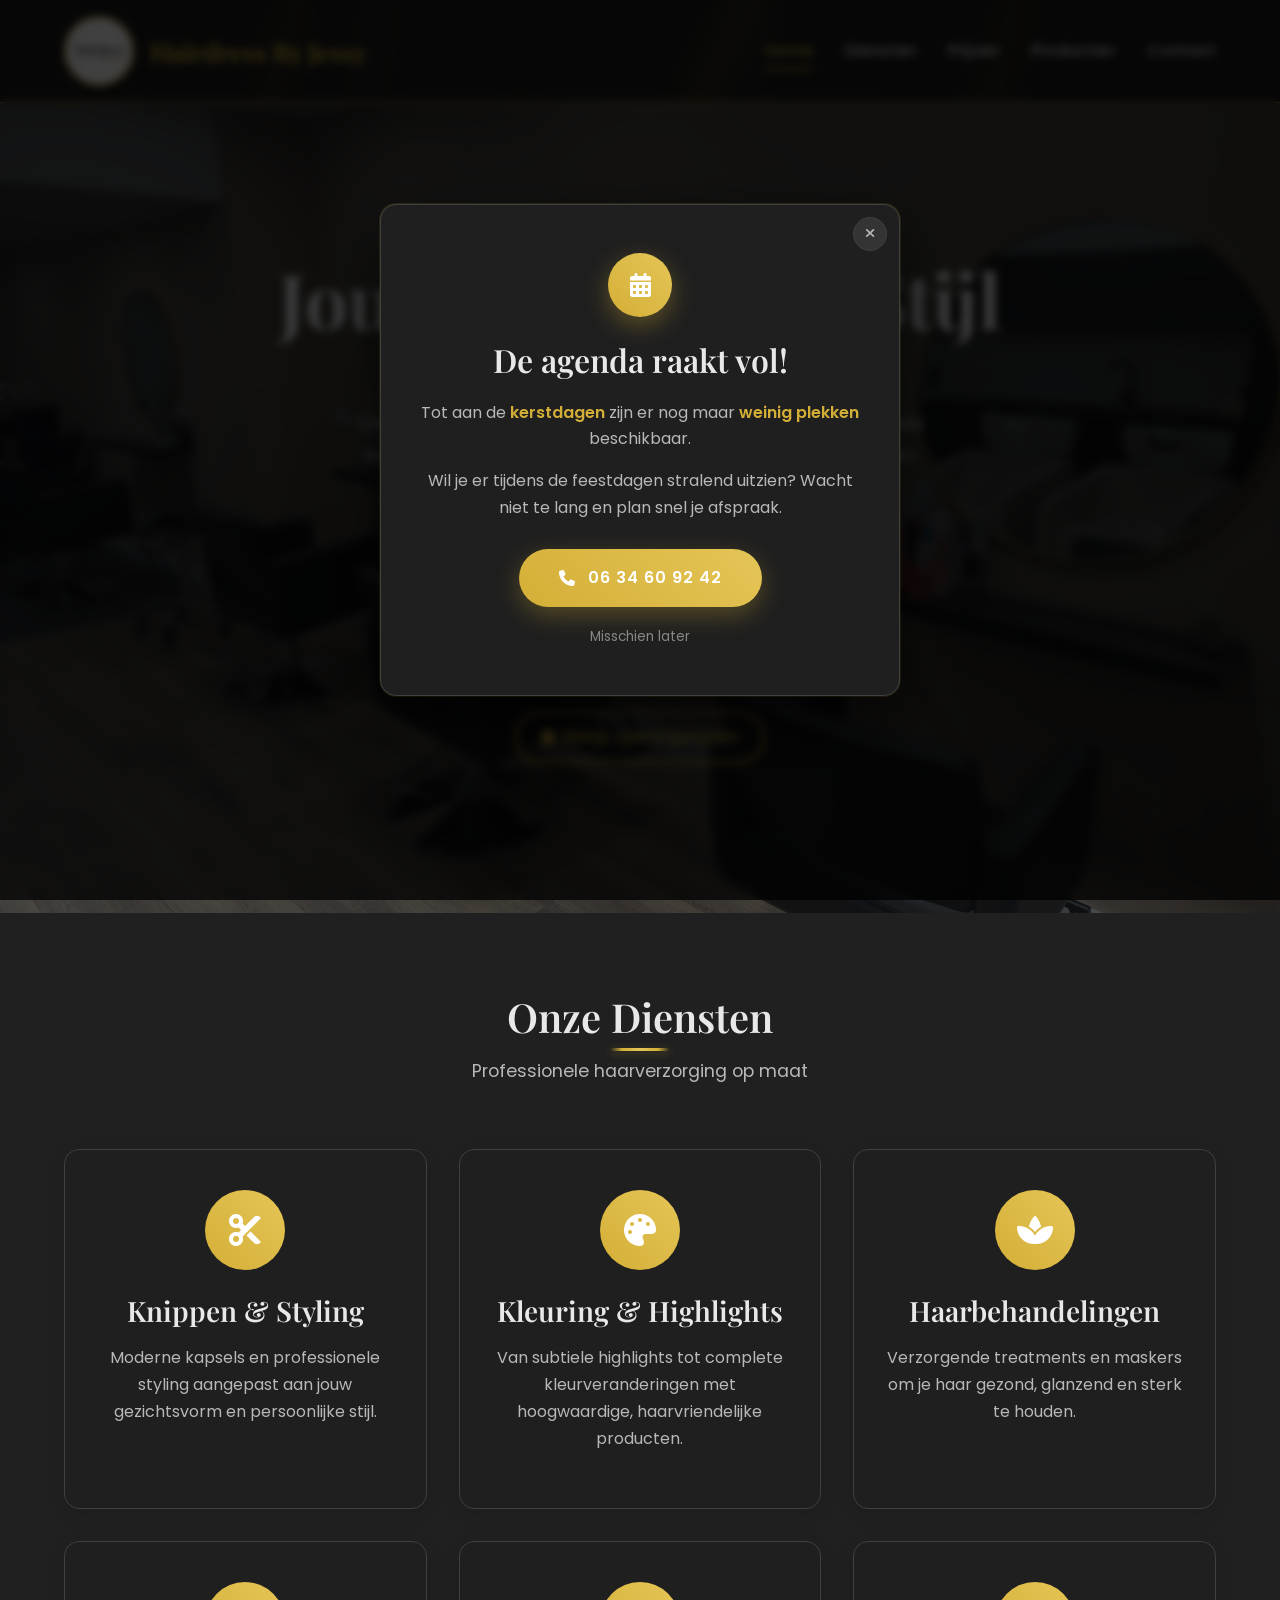
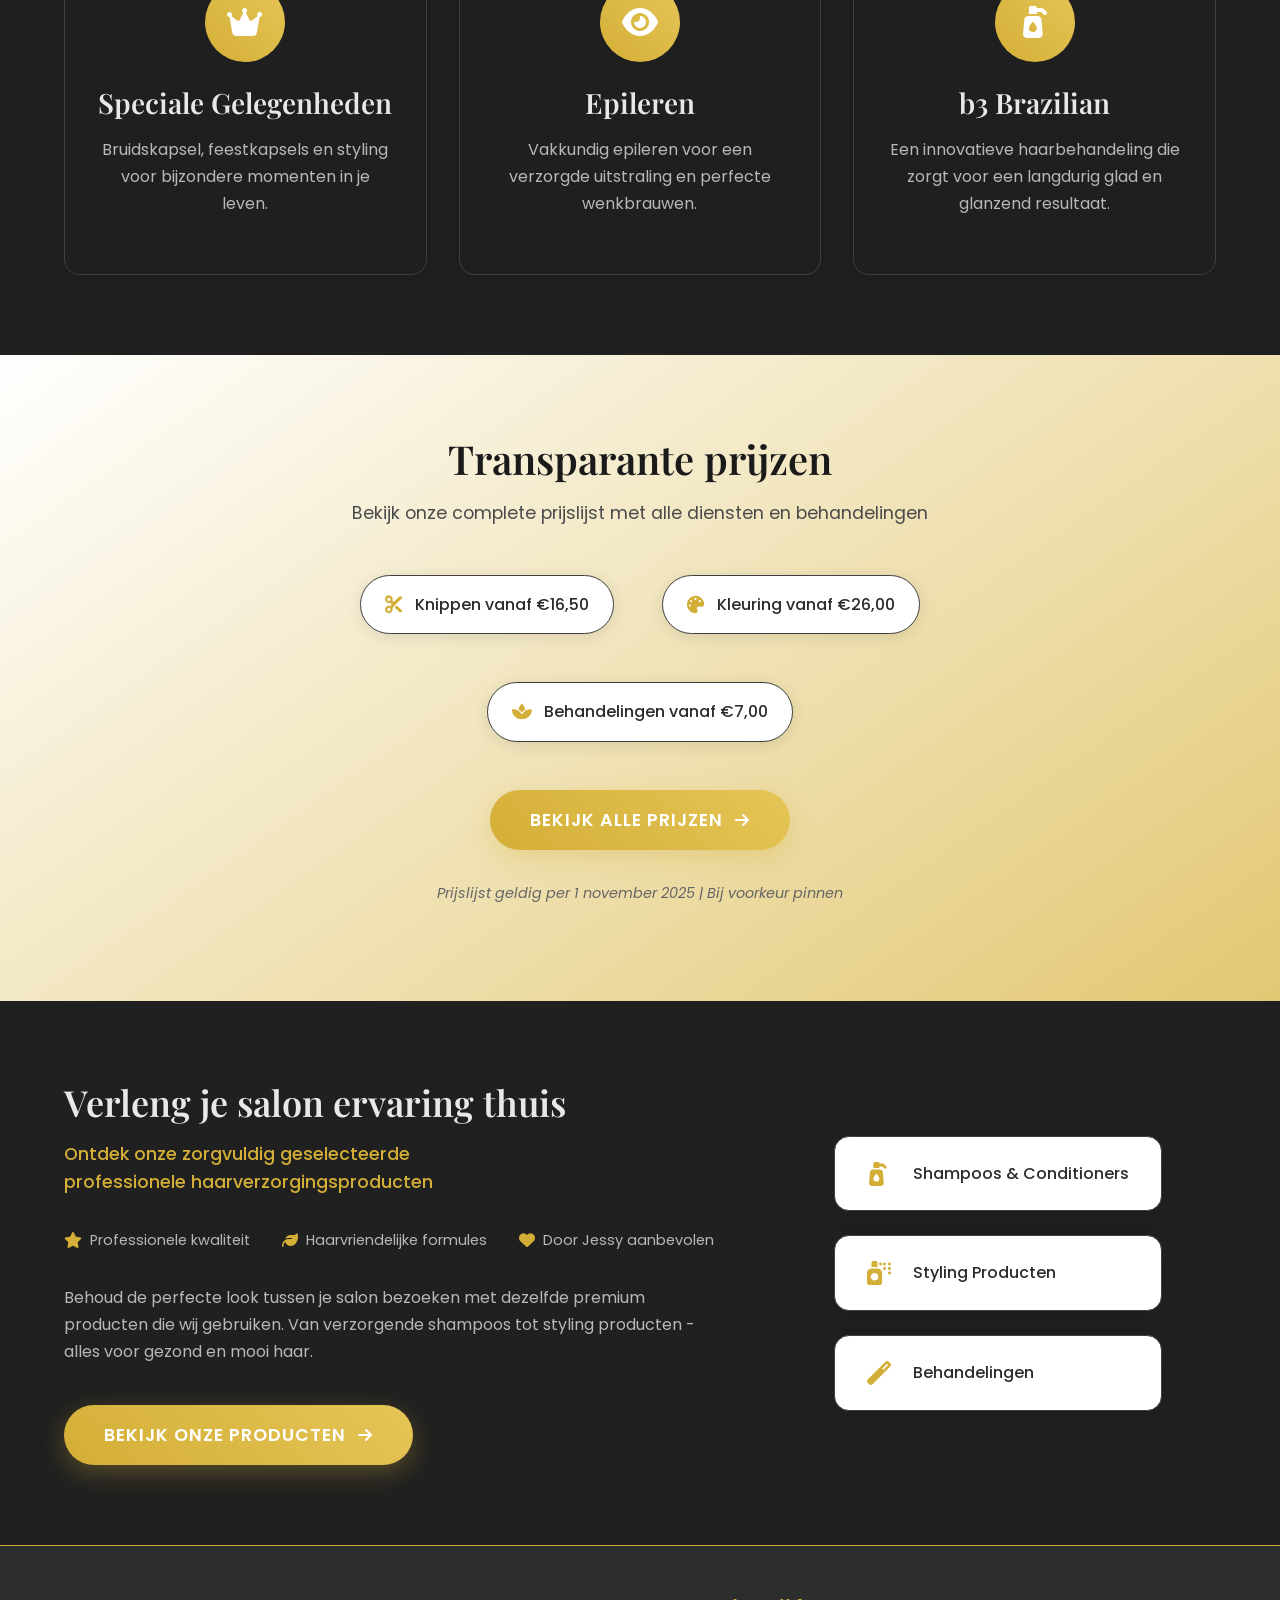
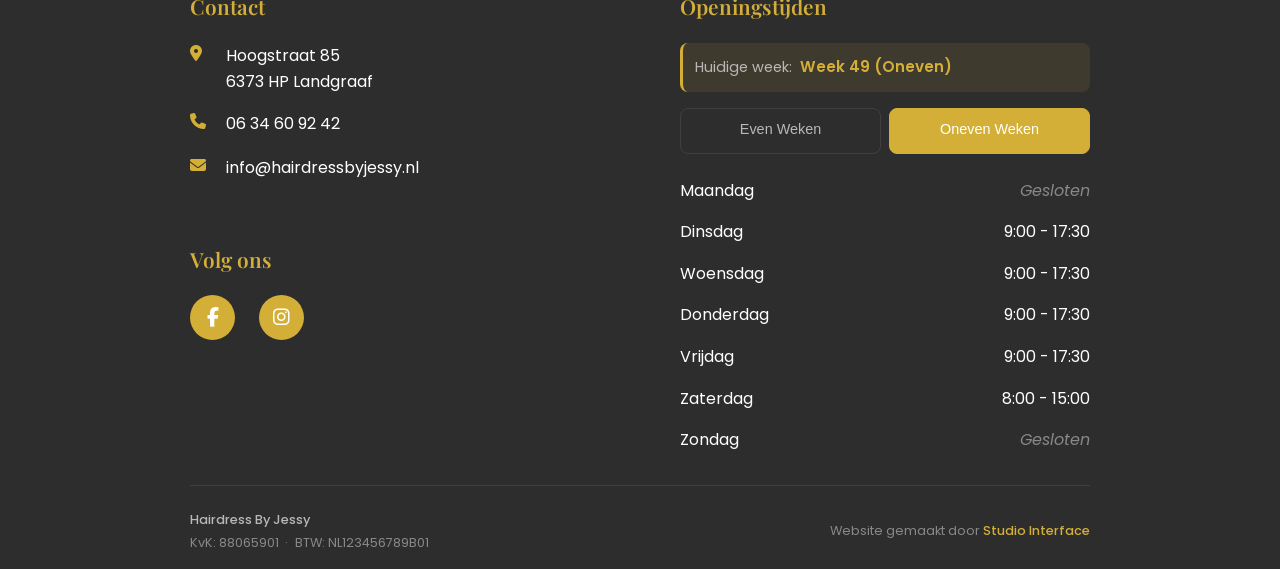
<file: index.html>
<!DOCTYPE html>
<html lang="nl">
<head>
    <meta charset="UTF-8">
    <meta name="viewport" content="width=device-width, initial-scale=1.0">
    <title>Hairdress By Jessy</title>
    <meta name="description" content="Professionele kapsalon Hairdress By Jessy. Moderne kapsels, kleuring en styling voor elke gelegenheid.">
    
    <!-- Favicon -->
    <link rel="icon" type="image/png" href="assets/favicon.png">
    
    <!-- Google Fonts -->
    <link rel="preconnect" href="https://fonts.googleapis.com">
    <link rel="preconnect" href="https://fonts.gstatic.com" crossorigin>
    <link href="https://fonts.googleapis.com/css2?family=Playfair+Display:wght@400;500;600;700&family=Poppins:wght@300;400;500;600&display=swap" rel="stylesheet">
    
    <!-- Font Awesome for icons -->
    <link rel="stylesheet" href="https://cdnjs.cloudflare.com/ajax/libs/font-awesome/6.4.0/css/all.min.css">
    
    <!-- Stylesheets -->
    <link rel="stylesheet" href="css/reset.css">
    <link rel="stylesheet" href="css/style.css">

</head>

<body>

    <div class="popup-overlay" id="kerstPopup" role="dialog" aria-modal="true" aria-labelledby="kerstPopupTitle">
        <div class="popup-box">
            <button class="popup-close" id="popupClose" aria-label="Pop-up sluiten">
                <i class="fas fa-times"></i>
            </button>
            <div class="popup-icon">
                <i class="fas fa-calendar-alt"></i>
            </div>
            <h2 class="popup-title" id="kerstPopupTitle">De agenda raakt vol!</h2>
            <p class="popup-text">Tot aan de <strong>kerstdagen</strong> zijn er nog maar <strong>weinig plekken</strong> beschikbaar.</p>
            <p class="popup-text">Wil je er tijdens de feestdagen stralend uitzien? Wacht niet te lang en plan snel je afspraak.</p>
            <div class="popup-buttons">
                <a href="tel:0634609242" class="cta-button" id="popupCall">
                    <i class="fas fa-phone"></i>
                    <span class="bel-tekst">Bel direct</span><span class="tel">06 34 60 92 42</span>
                </a>
                <button class="popup-later" id="popupLater">Misschien later</button>
            </div>
        </div>
    </div>

    <header class="header">
        <div class="container">
            <a href="index.html" class="logo">
                <img src="assets/hairdressbyjessy.jpg" alt="Hairdress By Jessy Logo" class="logo-img">
                <h1 class="logo-text">Hairdress By Jessy</h1>
            </a>
            
            <!-- Mobile menu toggle -->
            <button class="mobile-menu-toggle" aria-label="Menu openen">
                <span></span>
                <span></span>
                <span></span>
            </button>
            
            <!-- Mobile menu overlay -->
            <div class="menu-overlay"></div>
            
            <nav class="nav">
                <button class="mobile-menu-close" aria-label="Menu sluiten">
                    <i class="fas fa-times"></i>
                </button>
                <ul class="nav-list">
                    <li><a href="#home" class="nav-link active">Home</a></li>
                    <li><a href="#diensten" class="nav-link">Diensten</a></li>
                    <li><a href="prijzen.html" class="nav-link">Prijzen</a></li>
                    <li><a href="producten.html" class="nav-link">Producten</a></li>
                    <li><a href="#contact" class="nav-link">Contact</a></li>
                </ul>
            </nav>
        </div>
    </header>

    <main>
        <!-- Hero Section -->
        <section id="home" class="hero">
            <div class="container">
                <div class="hero-content">
                    <h2 class="hero-title">Jouw Haar,<br class="title-break">Jouw Stijl</h2>
                    <p class="hero-subtitle">Ontdek je perfecte look bij Hairdress By Jessy. Professionele kapsels, kleuring en styling in een luxueuze en ontspannen sfeer.<br><br>Maak uw afspraak telefonisch of via WhatsApp</p>
                    <div class="contact-buttons">
                    <a href="tel:0634609242" class="cta-button">
                        <i class="fas fa-phone"></i>
                        <span class="bel-tekst">Bel ons</span><span class="tel">06 34 60 92 42</span>
                    </a>

                    <a href="#" data-whatsapp="afspraak" target="blank" rel="noopener noreferrer" class="cta-button">
                        <i class="fab fa-whatsapp"></i>
                        WhatsApp
                    </a>                   
                    </div>
                    <a href="#contact" class="cta-button-outline">
                        <i class="fas fa-clock"></i>
                        Bekijk openingstijden
                    </a>
                </div>
            </div>
        </section>

        <!-- Services Section -->
        <section id="diensten" class="services">
            <div class="container">
                <div class="section-header">
                    <h2 class="section-title">Onze Diensten</h2>
                    <p class="section-subtitle">Professionele haarverzorging op maat</p>
                </div>
                
                <div class="services-grid">
                    <div class="service-card">
                        <div class="service-icon">
                            <i class="fas fa-cut"></i>
                        </div>
                        <h3 class="service-title">Knippen & Styling</h3>
                        <p class="service-description">Moderne kapsels en professionele styling aangepast aan jouw gezichtsvorm en persoonlijke stijl.</p>
                    </div>
                    
                    <div class="service-card">
                        <div class="service-icon">
                            <i class="fas fa-palette"></i>
                        </div>
                        <h3 class="service-title">Kleuring & Highlights</h3>
                        <p class="service-description">Van subtiele highlights tot complete kleurveranderingen met hoogwaardige, haarvriendelijke producten.</p>
                    </div>
                    
                    <div class="service-card">
                        <div class="service-icon">
                            <i class="fas fa-spa"></i>
                        </div>
                        <h3 class="service-title">Haarbehandelingen</h3>
                        <p class="service-description">Verzorgende treatments en maskers om je haar gezond, glanzend en sterk te houden.</p>
                    </div>
                    
                    <div class="service-card">
                        <div class="service-icon">
                            <i class="fas fa-crown"></i>
                        </div>
                        <h3 class="service-title">Speciale Gelegenheden</h3>
                        <p class="service-description">Bruidskapsel, feestkapsels en styling voor bijzondere momenten in je leven.</p>
                    </div>

                    <div class="service-card">
                        <div class="service-icon">
                            <i class="fas fa-eye"></i>
                        </div>
                        <h3 class="service-title">Epileren</h3>
                        <p class="service-description">Vakkundig epileren voor een verzorgde uitstraling en perfecte wenkbrauwen.</p>
                    </div>

                    <div class="service-card">
                        <div class="service-icon">
                            <i class="fas fa-pump-soap"></i>
                        </div>
                        <h3 class="service-title">b3 Brazilian</h3>
                        <p class="service-description">Een innovatieve haarbehandeling die zorgt voor een langdurig glad en glanzend resultaat.</p>
                    </div>
                </div>
            </div>
        </section>

        <!-- Prices CTA Section -->
        <section id="prijzen" class="prices-cta">
            <div class="container">
                <div class="cta-content">
                    <h2 class="cta-title">Transparante prijzen</h2>
                    <p class="cta-subtitle">Bekijk onze complete prijslijst met alle diensten en behandelingen</p>
                    <div class="cta-highlights">
                        <div class="cta-highlight">
                            <i class="fas fa-cut"></i>
                            <span>Knippen vanaf €16,50</span>
                        </div>
                        <div class="cta-highlight">
                            <i class="fas fa-palette"></i>
                            <span>Kleuring vanaf €26,00</span>
                        </div>
                        <div class="cta-highlight">
                            <i class="fas fa-spa"></i>
                            <span>Behandelingen vanaf €7,00</span>
                        </div>
                    </div>
                    <a href="prijzen.html" class="cta-button">
                        <span>Bekijk alle prijzen</span>
                        <i class="fas fa-arrow-right"></i>
                    </a>
                    <p class="cta-note">Prijslijst geldig per 1 november 2025 | Bij voorkeur pinnen</p>
                </div>
            </div>
        </section>

        <!-- Products Promotion Section -->
        <section class="products-promo">
            <div class="container">
                <div class="promo-content">
                    <div class="promo-text">
                        <h2 class="promo-title">Verleng je salon ervaring thuis</h2>
                        <p class="promo-subtitle">Ontdek onze zorgvuldig geselecteerde<br>professionele haarverzorgingsproducten</p>
                        <div class="promo-features">
                            <div class="promo-feature">
                                <i class="fas fa-star"></i>
                                <span>Professionele kwaliteit</span>
                            </div>
                            <div class="promo-feature">
                                <i class="fas fa-leaf"></i>
                                <span>Haarvriendelijke formules</span>
                            </div>
                            <div class="promo-feature">
                                <i class="fas fa-heart"></i>
                                <span>Door Jessy aanbevolen</span>
                            </div>
                        </div>
                        <p class="promo-description">
                            Behoud de perfecte look tussen je salon bezoeken met dezelfde premium producten die wij gebruiken. 
                            Van verzorgende shampoos tot styling producten - alles voor gezond en mooi haar.
                        </p>
                        <a href="producten.html" class="cta-button">
                            <span>Bekijk onze producten</span>
                            <i class="fas fa-arrow-right"></i>
                        </a>
                    </div>
                    <div class="promo-image">
                        <div class="promo-products">
                            <div class="promo-product">
                                <i class="fas fa-pump-soap"></i>
                                <span>Shampoos & Conditioners</span>
                            </div>
                            <div class="promo-product">
                                <i class="fas fa-spray-can"></i>
                                <span>Styling Producten</span>
                            </div>
                            <div class="promo-product">
                                <i class="fas fa-magic"></i>
                                <span>Behandelingen</span>
                            </div>
                        </div>
                    </div>
                </div>
            </div>
        </section>
    </main>

    <footer id="contact" class="footer">
        <div class="footer-content">
            <div class="footer-section">
                <h3 class="footer-title">Contact</h3>
                <div class="contact-info">
                    <div class="contact-items-wrapper">
                        <div class="contact-item">
                            <i class="fas fa-map-marker-alt"></i>
                            <span>Hoogstraat 85<br>6373 HP Landgraaf</span>
                        </div>
                        <div class="contact-item">
                            <i class="fas fa-phone"></i>
                            <a href="tel:0634609242"><span>06 34 60 92 42</span></a>
                        </div>
                        <div class="contact-item">
                            <i class="fas fa-envelope"></i>
                            <a href="mailto:info@hairdressbyjessy.nl"><span>info@hairdressbyjessy.nl</span></a>
                        </div>
                    </div>
                    <div class="socials">
                        <h3 class="footer-title">Volg ons</h3>
                        <div class="social-links">
                            <a href="https://www.facebook.com/p/Hairdress-By-Jessy-100087771709573/" target="_blank" rel="noopener noreferrer" class="social-link" aria-label="Facebook">
                                <i class="fab fa-facebook-f"></i>
                            </a>
                            <a href="https://www.instagram.com/hairdressbyjessy?igsh=YXI3c3AyMzhtbDQz" class="social-link" aria-label="Instagram">
                                <i class="fab fa-instagram"></i>
                            </a>
                        </div>
                    </div>
                </div>
            </div>
            <div class="footer-section">
                <h3 class="footer-title">Openingstijden</h3>
                <div class="opening-hours-container">
                    <div class="week-info">
                        <span class="current-week-text">Huidige week:</span>
                        <span class="current-week-number" id="currentWeekNumber">Week ##</span>
                    </div>
                    
                    <div class="week-tabs">
                        <button class="week-tab" data-week="even" id="evenWeekTab">
                            <span class="week-label">Even Weken</span>
                        </button>
                        <button class="week-tab" data-week="odd" id="oddWeekTab">
                            <span class="week-label">Oneven Weken</span>
                        </button>
                    </div>

                    <div class="opening-hours" id="evenWeekHours">
                        <div class="hours-item weekend">
                            <span>Maandag</span>
                            <span>Gesloten</span>
                        </div>
                        <div class="hours-item">
                            <span>Dinsdag</span>
                            <span>9:00 - 17:30</span>
                        </div>
                        <div class="hours-item">
                            <span>Woensdag</span>
                            <span>9:00 - 17:30</span>
                        </div>
                        <div class="hours-item">
                            <span>Donderdag</span>
                            <span>9:00 - 17:30</span>
                        </div>
                        <div class="hours-item">
                            <span>Vrijdag</span>
                            <span>9:00 - 17:30</span>
                        </div>
                        <div class="hours-item weekend">
                            <span>Zaterdag</span>
                            <span>Gesloten</span>
                        </div>
                        <div class="hours-item weekend">
                            <span>Zondag</span>
                            <span>Gesloten</span>
                        </div>
                    </div>

                    <div class="opening-hours" id="oddWeekHours" style="display: none;">
                        <div class="hours-item weekend">
                            <span>Maandag</span>
                            <span>Gesloten</span>
                        </div>
                        <div class="hours-item">
                            <span>Dinsdag</span>
                            <span>9:00 - 17:30</span>
                        </div>
                        <div class="hours-item">
                            <span>Woensdag</span>
                            <span>9:00 - 17:30</span>
                        </div>
                        <div class="hours-item">
                            <span>Donderdag</span>
                            <span>9:00 - 17:30</span>
                        </div>
                        <div class="hours-item">
                            <span>Vrijdag</span>
                            <span>9:00 - 17:30</span>
                        </div>
                        <div class="hours-item">
                            <span>Zaterdag</span>
                            <span>8:00 - 15:00</span>
                        </div>
                        <div class="hours-item weekend">
                            <span>Zondag</span>
                            <span>Gesloten</span>
                        </div>
                    </div>
                </div>
            </div>
        </div>

        <!-- TODO: placeholders vervangen door de echte KvK- en BTW-nummers -->
        <div class="footer-bottom">
            <div class="footer-legal">
                <span class="footer-legal-name">Hairdress By Jessy</span>
                <span>KvK: 88065901<span class="footer-sep">·</span>BTW: NL123456789B01</span>
            </div>
            <div class="footer-credit">
                Website gemaakt door <a href="https://studiointerface.nl" target="_blank" rel="noopener noreferrer">Studio Interface</a>
            </div>
        </div>
    </footer>

    <script src="js/script.js"></script>
</body>
</html>
</file>
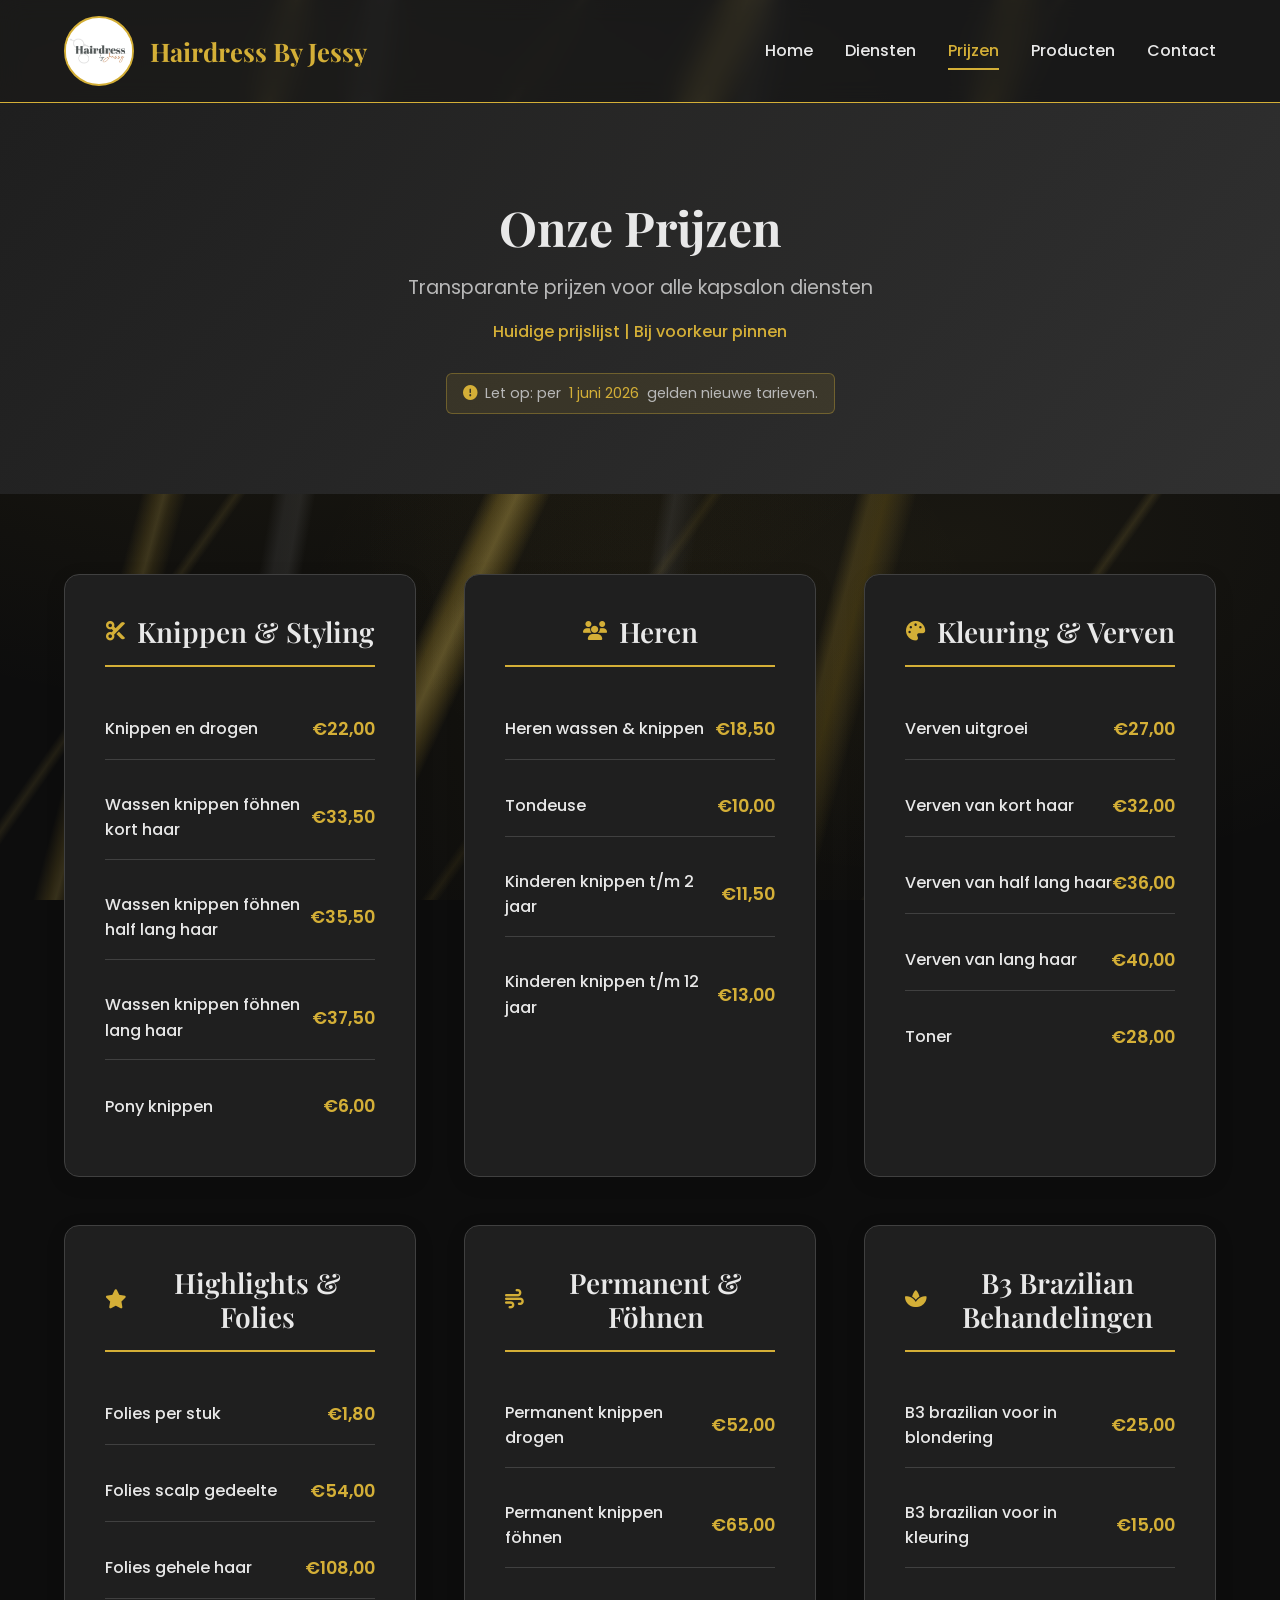
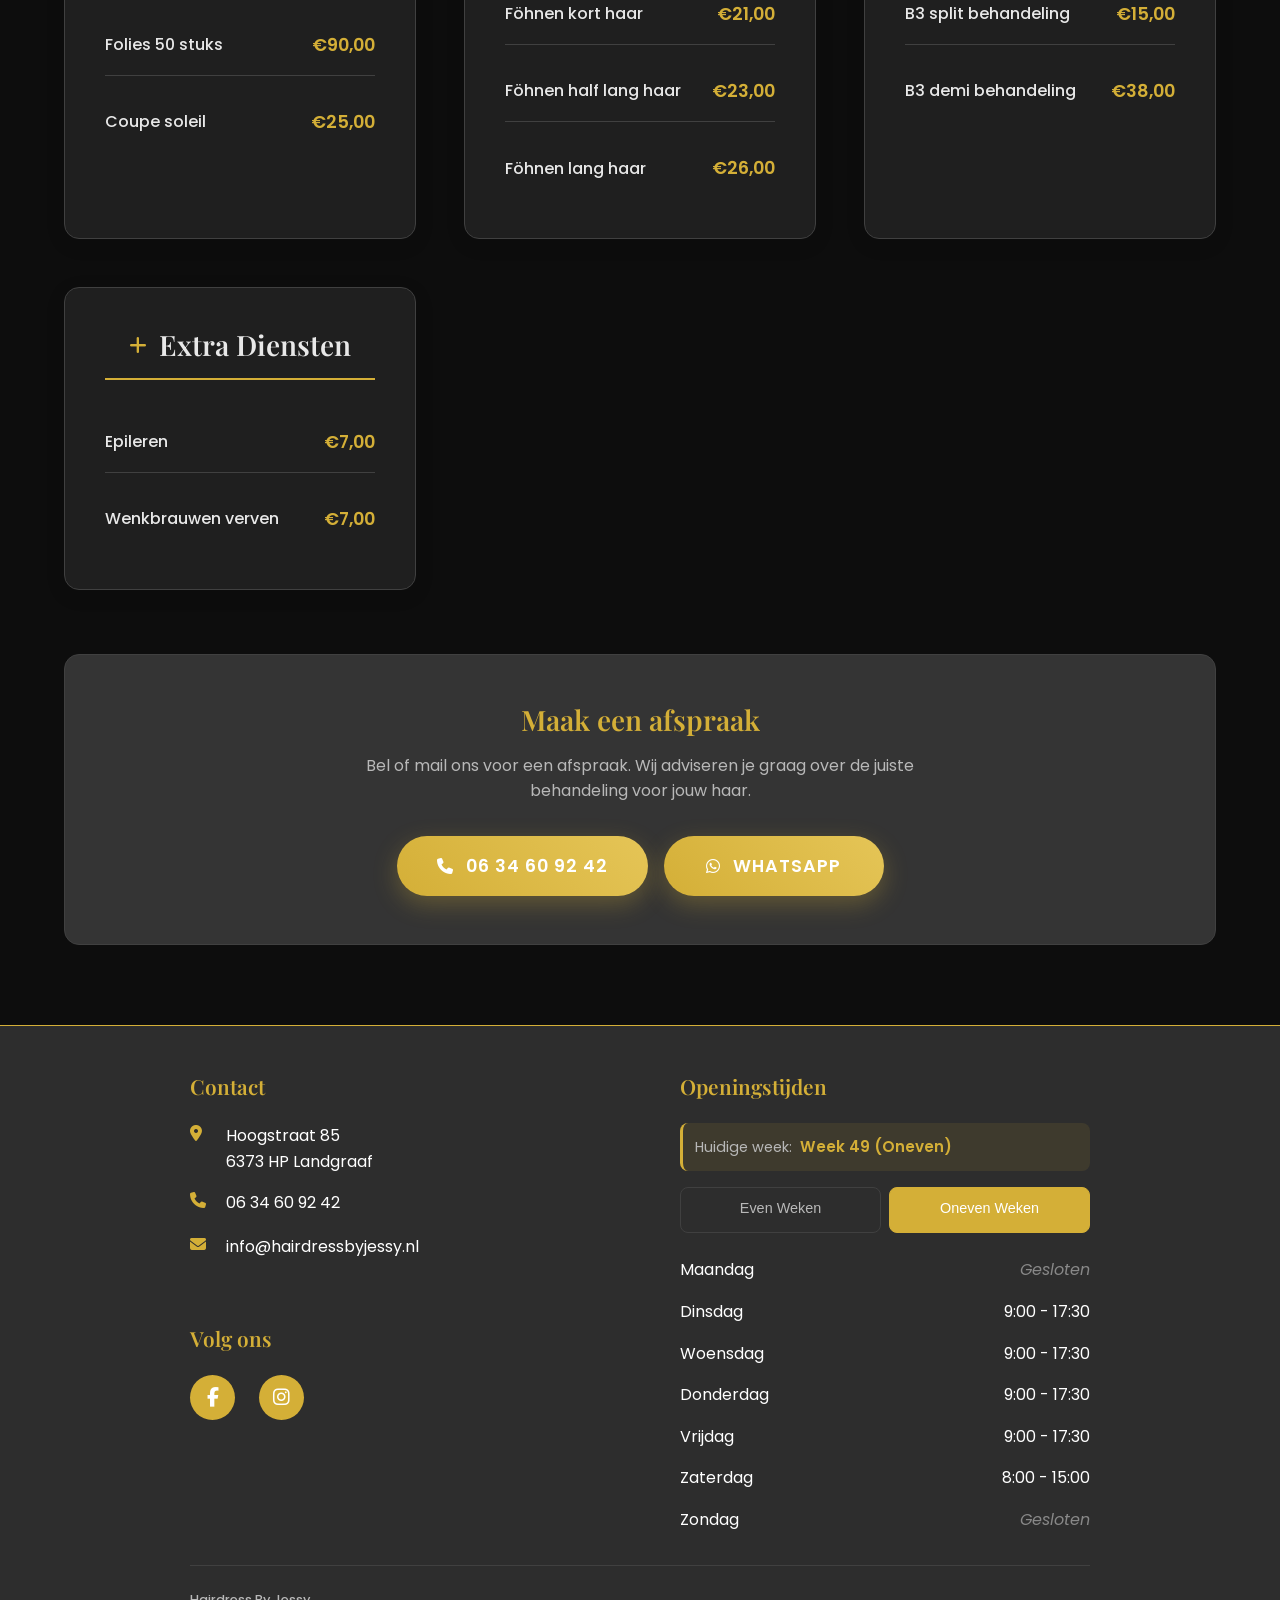
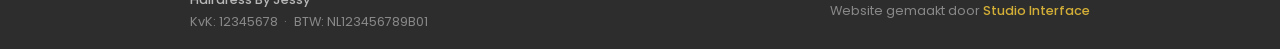
<file: prijzen.html>
<!DOCTYPE html>
<html lang="nl">
<head>
    <meta charset="UTF-8">
    <meta name="viewport" content="width=device-width, initial-scale=1.0">
    <title>Prijzen - Hairdress By Jessy</title>
    <meta name="description" content="Bekijk onze prijslijst voor alle kapsalon diensten bij Hairdress By Jessy. Transparante prijzen voor knippen, kleuren, föhnen en meer.">
    
    <!-- Favicon -->
    <link rel="icon" type="image/png" href="assets/favicon.png">

    <!-- Google Fonts -->
    <link rel="preconnect" href="https://fonts.googleapis.com">
    <link rel="preconnect" href="https://fonts.gstatic.com" crossorigin>
    <link href="https://fonts.googleapis.com/css2?family=Playfair+Display:wght@400;500;600;700&family=Poppins:wght@300;400;500;600&display=swap" rel="stylesheet">
    
    <!-- Font Awesome for icons -->
    <link rel="stylesheet" href="https://cdnjs.cloudflare.com/ajax/libs/font-awesome/6.4.0/css/all.min.css">
    
    <!-- Stylesheets -->
    <link rel="stylesheet" href="css/reset.css">
    <link rel="stylesheet" href="css/style.css">
</head>

<body>
    <header class="header">
        <div class="container">
            <a href="index.html" class="logo">
                <img src="assets/hairdressbyjessy.jpg" alt="Hairdress By Jessy Logo" class="logo-img">
                <h1 class="logo-text">Hairdress By Jessy</h1>
            </a>
            
            <!-- Mobile menu toggle -->
            <button class="mobile-menu-toggle" aria-label="Menu openen">
                <span></span>
                <span></span>
                <span></span>
            </button>
            
            <!-- Mobile menu overlay -->
            <div class="menu-overlay"></div>
            
            <nav class="nav">
                <button class="mobile-menu-close" aria-label="Menu sluiten">
                    <i class="fas fa-times"></i>
                </button>
                <ul class="nav-list">
                    <li><a href="index.html" class="nav-link">Home</a></li>
                    <li><a href="index.html#diensten" class="nav-link">Diensten</a></li>
                    <li><a href="prijzen.html" class="nav-link active">Prijzen</a></li>
                    <li><a href="producten.html" class="nav-link">Producten</a></li>
                    <li><a href="index.html#contact" class="nav-link">Contact</a></li>
                </ul>
            </nav>
        </div>
    </header>

    <main>
        <!-- Page Header -->
        <section class="page-header">
            <div class="container">
                <h1 class="page-title">Onze Prijzen</h1>
                <p class="page-subtitle">Transparante prijzen voor alle kapsalon diensten</p>
                <p class="price-date">Huidige prijslijst | Bij voorkeur pinnen</p>
                <p class="price-notice"><i class="fas fa-exclamation-circle"></i> Let op: per <strong>1 juni 2026</strong> gelden nieuwe tarieven.</p>
            </div>
        </section>

        <!-- Prices Section -->
        <section class="prices">
            <div class="container">
                <div class="price-grid">
                    
                    <!-- Knippen & Styling -->
                    <div class="price-category">
                        <h3 class="price-category-title">
                            <i class="fas fa-cut"></i>
                            Knippen & Styling
                        </h3>
                        <div class="price-list">
                            <div class="price-item">
                                <span class="price-service">Knippen en drogen</span>
                                <span class="price-amount">€22,00</span>
                            </div>
                            <div class="price-item">
                                <span class="price-service">Wassen knippen föhnen kort haar</span>
                                <span class="price-amount">€33,50</span>
                            </div>
                            <div class="price-item">
                                <span class="price-service">Wassen knippen föhnen half lang haar</span>
                                <span class="price-amount">€35,50</span>
                            </div>
                            <div class="price-item">
                                <span class="price-service">Wassen knippen föhnen lang haar</span>
                                <span class="price-amount">€37,50</span>
                            </div>
                            <div class="price-item">
                                <span class="price-service">Pony knippen</span>
                                <span class="price-amount">€6,00</span>
                            </div>
                        </div>
                    </div>

                    <!-- Heren & Kinderen -->
                    <div class="price-category">
                        <h3 class="price-category-title">
                            <i class="fas fa-users"></i>
                            Heren
                        </h3>
                        <div class="price-list">
                            <div class="price-item">
                                <span class="price-service">Heren wassen & knippen</span>
                                <span class="price-amount">€18,50</span>
                            </div>
                            <div class="price-item">
                                <span class="price-service">Tondeuse</span>
                                <span class="price-amount">€10,00</span>
                            </div>
                            <div class="price-item">
                                <span class="price-service">Kinderen knippen t/m 2 jaar</span>
                                <span class="price-amount">€11,50</span>
                            </div>
                            <div class="price-item">
                                <span class="price-service">Kinderen knippen t/m 12 jaar</span>
                                <span class="price-amount">€13,00</span>
                            </div>
                        </div>
                    </div>

                    <!-- Kleuring -->
                    <div class="price-category">
                        <h3 class="price-category-title">
                            <i class="fas fa-palette"></i>
                            Kleuring & Verven
                        </h3>
                        <div class="price-list">
                            <div class="price-item">
                                <span class="price-service">Verven uitgroei</span>
                                <span class="price-amount">€27,00</span>
                            </div>
                            <div class="price-item">
                                <span class="price-service">Verven van kort haar</span>
                                <span class="price-amount">€32,00</span>
                            </div>
                            <div class="price-item">
                                <span class="price-service">Verven van half lang haar</span>
                                <span class="price-amount">€36,00</span>
                            </div>
                            <div class="price-item">
                                <span class="price-service">Verven van lang haar</span>
                                <span class="price-amount">€40,00</span>
                            </div>
                            <div class="price-item">
                                <span class="price-service">Toner</span>
                                <span class="price-amount">€28,00</span>
                            </div>
                        </div>
                    </div>

                    <!-- Highlights & Folies -->
                    <div class="price-category">
                        <h3 class="price-category-title">
                            <i class="fas fa-star"></i>
                            Highlights & Folies
                        </h3>
                        <div class="price-list">
                            <div class="price-item">
                                <span class="price-service">Folies per stuk</span>
                                <span class="price-amount">€1,80</span>
                            </div>
                            <div class="price-item">
                                <span class="price-service">Folies scalp gedeelte</span>
                                <span class="price-amount">€54,00</span>
                            </div>
                            <div class="price-item">
                                <span class="price-service">Folies gehele haar</span>
                                <span class="price-amount">€108,00</span>
                            </div>
                            <div class="price-item">
                                <span class="price-service">Folies 50 stuks</span>
                                <span class="price-amount">€90,00</span>
                            </div>
                            <div class="price-item">
                                <span class="price-service">Coupe soleil</span>
                                <span class="price-amount">€25,00</span>
                            </div>
                        </div>
                    </div>

                    <!-- Permanent & Föhnen -->
                    <div class="price-category">
                        <h3 class="price-category-title">
                            <i class="fas fa-wind"></i>
                            Permanent & Föhnen
                        </h3>
                        <div class="price-list">
                            <div class="price-item">
                                <span class="price-service">Permanent knippen drogen</span>
                                <span class="price-amount">€52,00</span>
                            </div>
                            <div class="price-item">
                                <span class="price-service">Permanent knippen föhnen</span>
                                <span class="price-amount">€65,00</span>
                            </div>
                            <div class="price-item">
                                <span class="price-service">Föhnen kort haar</span>
                                <span class="price-amount">€21,00</span>
                            </div>
                            <div class="price-item">
                                <span class="price-service">Föhnen half lang haar</span>
                                <span class="price-amount">€23,00</span>
                            </div>
                            <div class="price-item">
                                <span class="price-service">Föhnen lang haar</span>
                                <span class="price-amount">€26,00</span>
                            </div>
                        </div>
                    </div>

                    <!-- B3 Brazilian Behandelingen -->
                    <div class="price-category">
                        <h3 class="price-category-title">
                            <i class="fas fa-spa"></i>
                            B3 Brazilian Behandelingen
                        </h3>
                        <div class="price-list">
                            <div class="price-item">
                                <span class="price-service">B3 brazilian voor in blondering</span>
                                <span class="price-amount">€25,00</span>
                            </div>
                            <div class="price-item">
                                <span class="price-service">B3 brazilian voor in kleuring</span>
                                <span class="price-amount">€15,00</span>
                            </div>
                            <div class="price-item">
                                <span class="price-service">B3 split behandeling</span>
                                <span class="price-amount">€15,00</span>
                            </div>
                            <div class="price-item">
                                <span class="price-service">B3 demi behandeling</span>
                                <span class="price-amount">€38,00</span>
                            </div>
                        </div>
                    </div>

                    <!-- Extra Diensten -->
                    <div class="price-category">
                        <h3 class="price-category-title">
                            <i class="fas fa-plus"></i>
                            Extra Diensten
                        </h3>
                        <div class="price-list">
                            <div class="price-item">
                                <span class="price-service">Epileren</span>
                                <span class="price-amount">€7,00</span>
                            </div>
                            <div class="price-item">
                                <span class="price-service">Wenkbrauwen verven</span>
                                <span class="price-amount">€7,00</span>
                            </div>
                        </div>
                    </div>
                </div>


                <!-- Contact Info -->
                <div class="products-contact">
                    <div class="contact-box">
                        <h3>Maak een afspraak</h3>
                        <p>Bel of mail ons voor een afspraak. Wij adviseren je graag over de juiste behandeling voor jouw haar.</p>
                        <div class="contact-buttons">
                        <a href="tel:0634609242" class="cta-button">
                            <i class="fas fa-phone"></i>
                            <span class="bel-tekst">Bel ons</span><span class="tel">06 34 60 92 42</span>
                        </a>
                        <a href="#" data-whatsapp="afspraak" target="_blank" rel="noopener noreferrer" class="cta-button">
                            <i class="fab fa-whatsapp"></i>
                            WhatsApp
                        </a>
                        </div>
                    </div>
                </div>
            </div>
        </section>
    </main>

<footer id="contact" class="footer">
        <div class="footer-content">
            <div class="footer-section">
                <h3 class="footer-title">Contact</h3>
                <div class="contact-info">
                    <div class="contact-item">
                        <i class="fas fa-map-marker-alt"></i>
                        <span>Hoogstraat 85<br>6373 HP Landgraaf</span>
                    </div>
                    <div class="contact-item">
                        <i class="fas fa-phone"></i>
                        <a href="tel:0634609242"><span>06 34 60 92 42</span></a>
                    </div>
                    <div class="contact-item">
                        <i class="fas fa-envelope"></i>
                        <a href="mailto:info@hairdressbyjessy.nl"><span>info@hairdressbyjessy.nl</span></a>
                    </div>
                    <div class="socials">
                        <h3 class="footer-title">Volg ons</h3>
                        <div class="social-links">
                            <a href="https://www.facebook.com/p/Hairdress-By-Jessy-100087771709573/" target="_blank" rel="noopener noreferrer" class="social-link" aria-label="Facebook">
                                <i class="fab fa-facebook-f"></i>
                            </a>
                            <a href="https://www.instagram.com/hairdressbyjessy?igsh=YXI3c3AyMzhtbDQz" class="social-link" aria-label="Instagram">
                                <i class="fab fa-instagram"></i>
                            </a>
                        </div>
                    </div>
                </div>
            </div>
            <div class="footer-section">
                <h3 class="footer-title">Openingstijden</h3>
                <div class="opening-hours-container">
                    <div class="week-info">
                        <span class="current-week-text">Huidige week:</span>
                        <span class="current-week-number" id="currentWeekNumber">Week ##</span>
                    </div>
                    
                    <div class="week-tabs">
                        <button class="week-tab" data-week="even" id="evenWeekTab">
                            <span class="week-label">Even Weken</span>
                        </button>
                        <button class="week-tab" data-week="odd" id="oddWeekTab">
                            <span class="week-label">Oneven Weken</span>
                        </button>
                    </div>
                    
                    <div class="opening-hours" id="evenWeekHours">
                        <div class="hours-item weekend">
                            <span>Maandag</span>
                            <span>Gesloten</span>
                        </div>
                        <div class="hours-item">
                            <span>Dinsdag</span>
                            <span>9:00 - 17:30</span>
                        </div>
                        <div class="hours-item">
                            <span>Woensdag</span>
                            <span>9:00 - 17:30</span>
                        </div>
                        <div class="hours-item">
                            <span>Donderdag</span>
                            <span>9:00 - 17:30</span>
                        </div>
                        <div class="hours-item">
                            <span>Vrijdag</span>
                            <span>9:00 - 17:30</span>
                        </div>
                        <div class="hours-item weekend">
                            <span>Zaterdag</span>
                            <span>Gesloten</span>
                        </div>
                        <div class="hours-item weekend">
                            <span>Zondag</span>
                            <span>Gesloten</span>
                        </div>
                    </div>
                    
                    <div class="opening-hours" id="oddWeekHours" style="display: none;">
                        <div class="hours-item weekend">
                            <span>Maandag</span>
                            <span>Gesloten</span>
                        </div>
                        <div class="hours-item">
                            <span>Dinsdag</span>
                            <span>9:00 - 17:30</span>
                        </div>
                        <div class="hours-item">
                            <span>Woensdag</span>
                            <span>9:00 - 17:30</span>
                        </div>
                        <div class="hours-item">
                            <span>Donderdag</span>
                            <span>9:00 - 17:30</span>
                        </div>
                        <div class="hours-item">
                            <span>Vrijdag</span>
                            <span>9:00 - 17:30</span>
                        </div>
                        <div class="hours-item">
                            <span>Zaterdag</span>
                            <span>8:00 - 15:00</span>
                        </div>
                        <div class="hours-item weekend">
                            <span>Zondag</span>
                            <span>Gesloten</span>
                        </div>
                    </div>
                </div>
            </div>
        </div>

        <!-- TODO: placeholders vervangen door de echte KvK- en BTW-nummers -->
        <div class="footer-bottom">
            <div class="footer-legal">
                <span class="footer-legal-name">Hairdress By Jessy</span>
                <span>KvK: 12345678<span class="footer-sep">·</span>BTW: NL123456789B01</span>
            </div>
            <div class="footer-credit">
                Website gemaakt door <a href="https://studiointerface.nl" target="_blank" rel="noopener noreferrer">Studio Interface</a>
            </div>
        </div>
    </footer>
    <script src="js/script.js"></script>
</body>
</html>
</file>
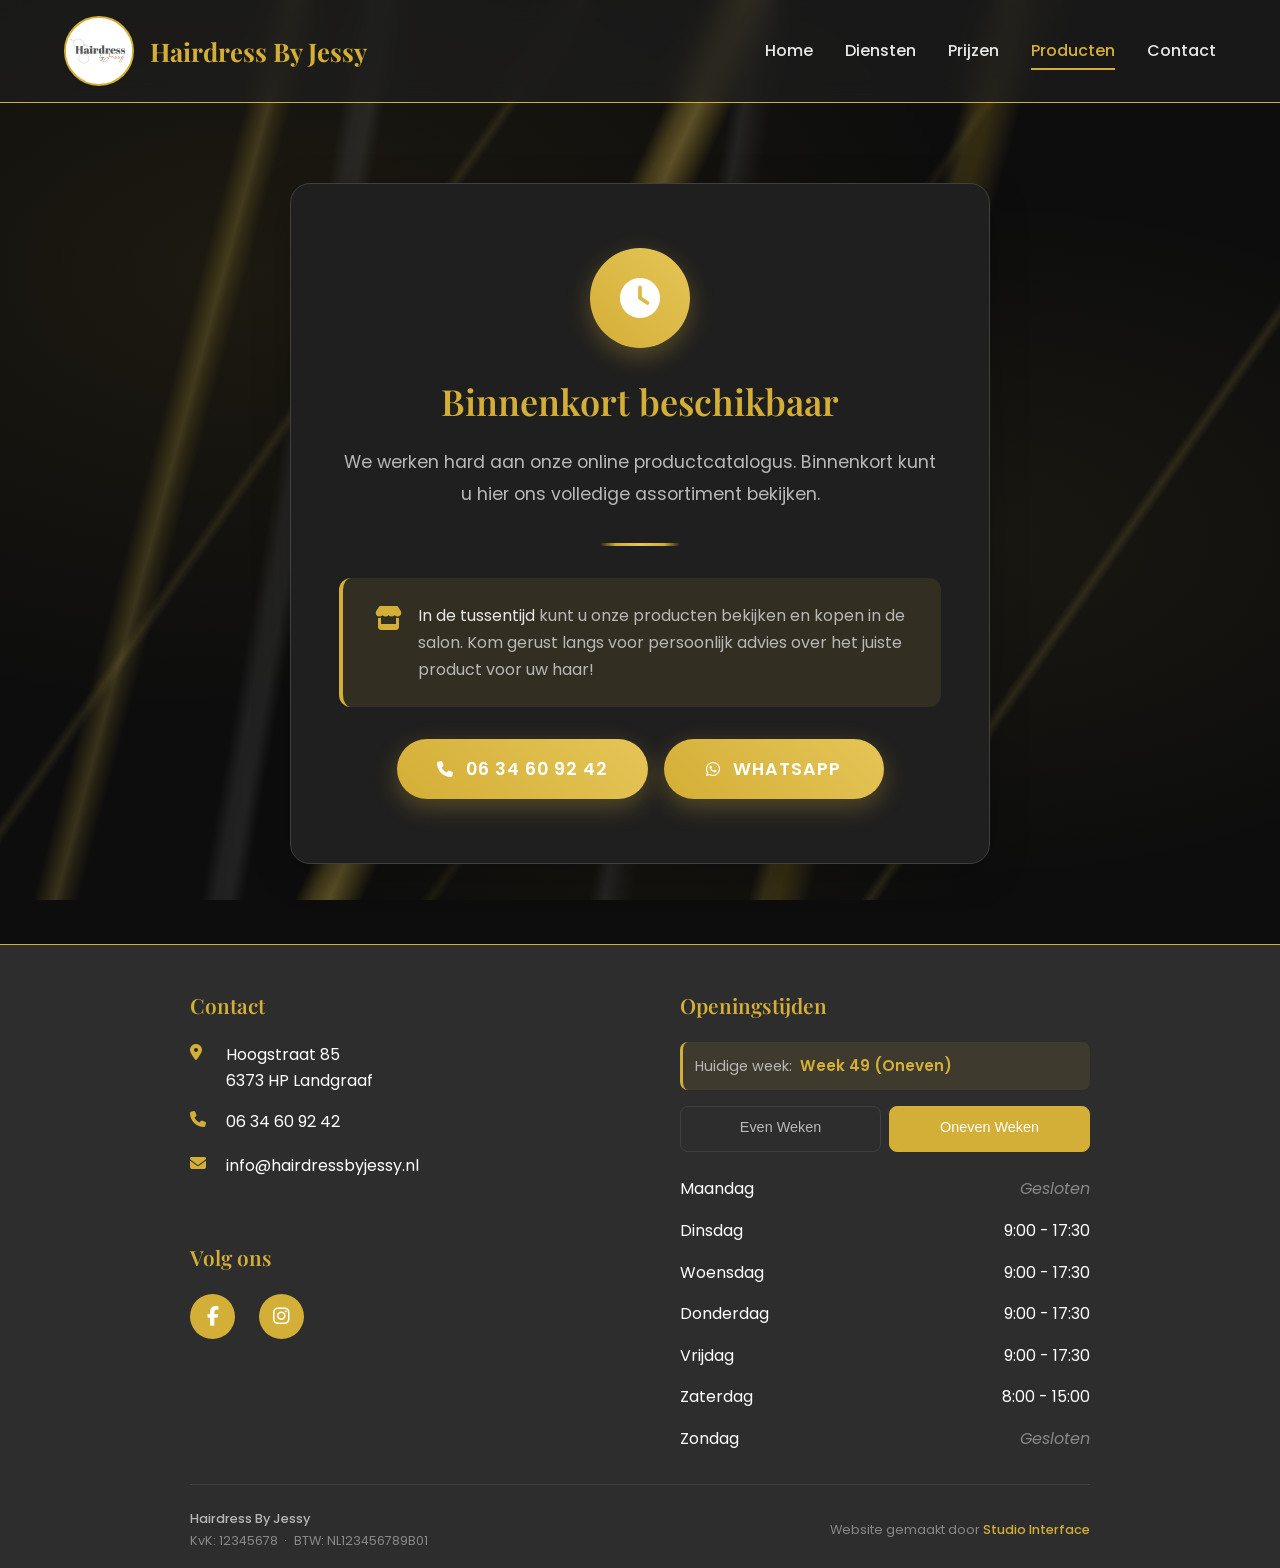
<file: producten.html>
<!DOCTYPE html>
<html lang="nl">
<head>
    <meta charset="UTF-8">
    <meta name="viewport" content="width=device-width, initial-scale=1.0">
    <title>Producten - Hairdress By Jessy</title>
    <meta name="description" content="Ontdek onze professionele haarverzorgingsproducten bij Hairdress By Jessy. Kwaliteitsproducten voor thuis.">
    
    <!-- Favicon -->
    <link rel="icon" type="image/png" href="assets/favicon.png">
    
    <!-- Google Fonts -->
    <link rel="preconnect" href="https://fonts.googleapis.com">
    <link rel="preconnect" href="https://fonts.gstatic.com" crossorigin>
    <link href="https://fonts.googleapis.com/css2?family=Playfair+Display:wght@400;500;600;700&family=Poppins:wght@300;400;500;600&display=swap" rel="stylesheet">
    
    <!-- Font Awesome for icons -->
    <link rel="stylesheet" href="https://cdnjs.cloudflare.com/ajax/libs/font-awesome/6.4.0/css/all.min.css">
    
    <!-- Stylesheets -->
    <link rel="stylesheet" href="css/reset.css">
    <link rel="stylesheet" href="css/style.css">
</head>

<body>
    <header class="header">
        <div class="container">
            <a href="index.html" class="logo">
                <img src="assets/hairdressbyjessy.jpg" alt="Hairdress By Jessy Logo" class="logo-img">
                <h1 class="logo-text">Hairdress By Jessy</h1>
            </a>
            
          
            <!-- Mobile menu toggle -->
            <button class="mobile-menu-toggle" aria-label="Menu openen">
                <span></span>
                <span></span>
                <span></span>
            </button>
            
            <!-- Mobile menu overlay -->
            <div class="menu-overlay"></div>
            
            <nav class="nav">
                <button class="mobile-menu-close" aria-label="Menu sluiten">
                    <i class="fas fa-times"></i>
                </button>
                <ul class="nav-list">
                    <li><a href="index.html" class="nav-link">Home</a></li>
                    <li><a href="index.html#diensten" class="nav-link">Diensten</a></li>
                    <li><a href="prijzen.html" class="nav-link">Prijzen</a></li>
                    <li><a href="producten.html" class="nav-link active">Producten</a></li>
                    <li><a href="index.html#contact" class="nav-link">Contact</a></li>
                </ul>
            </nav>
        </div>
    </header>

    <main>
        <!-- Page Header -->
        <!-- <section class="page-header">
            <div class="container">
                <h1 class="page-title">Onze Producten</h1>
                <p class="page-subtitle">Professionele haarverzorgingsproducten voor thuis</p>
            </div>
        </section> -->

        <!-- Tijdelijke Coming Soon Melding -->
        <section class="products">
            <div class="container">
                <div class="coming-soon-box">
                    <div class="coming-soon-icon">
                        <i class="fas fa-clock"></i>
                    </div>
                    <h2 class="coming-soon-title">Binnenkort beschikbaar</h2>
                    <p class="coming-soon-text">
                        We werken hard aan onze online productcatalogus. Binnenkort kunt u hier ons volledige assortiment bekijken.
                    </p>
                    <div class="coming-soon-divider"></div>
                    <div class="coming-soon-info">
                        <i class="fas fa-store"></i>
                        <p>
                            <strong>In de tussentijd</strong> kunt u onze producten bekijken en kopen in de salon. 
                            Kom gerust langs voor persoonlijk advies over het juiste product voor uw haar!
                        </p>
                    </div>
                    <div class="contact-buttons">
                        <a href="tel:0634609242" class="cta-button">
                            <i class="fas fa-phone"></i>
                            <span class="bel-tekst">Bel ons</span><span class="tel">06 34 60 92 42</span>
                        </a>
                        <a href="#" data-whatsapp="producten" target="_blank" rel="noopener noreferrer" class="cta-button">
                            <i class="fab fa-whatsapp"></i>
                            WhatsApp
                        </a>
                    </div>
                </div>
            </div>
        </section>

        <!-- ============================================
             PRODUCTEN SECTIE - TIJDELIJK UITGESCHAKELD
             Verwijder dit commentaar om producten weer te tonen
        ============================================= -->
        <!--
        <section class="products">
            <div class="container">
                <div class="products-grid">
                    <div class="product-card">
                        <div class="product-image">
                            <img src="assets/products/FanolaHaarspray.png" alt="Professionele Shampoo" class="product-img">
                        </div>
                        <div class="product-info">
                            <h3 class="product-title">Fanola Haarspray</h3>
                            <p class="product-description">Verzorgende haarspray voor alle haartypes. Biedt langdurige hold en glans.</p>
                            <div class="product-price">€15,95</div>
                        </div>
                    </div>


                    <div class="product-card">
                        <div class="product-image">
                            <img src="assets/products/fanolaMousse.webp" alt="Herstellende Conditioner" class="product-img">
                        </div>
                        <div class="product-info">
                            <h3 class="product-title">Fanola Mousse</h3>
                            <p class="product-description">Verzorgend voor krullend haar en maakt het haar perfect gehydrateerd</p>
                            <div class="product-price">€16,75</div>
                        </div>
                    </div>

                    <div class="product-card">
                        <div class="product-image">
                            <img src="assets/products/fanola-serum.jpg" alt="Fanola Serum" class="product-img">
                        </div>
                        <div class="product-info">
                            <h3 class="product-title">Fanola Serum</h3>
                            <p class="product-description">Verzorgend serum voor glans en bescherming van het haar.</p>
                            <div class="product-price">€17,50</div>
                        </div>
                    </div>

                    <div class="product-card">
                        <div class="product-image">
                            <img src="assets/products/fanola-smooth-care.jpg" alt="Fanola Smooth Care" class="product-img">
                        </div>
                        <div class="product-info">
                            <h3 class="product-title">Fanola Smooth Care</h3>
                            <p class="product-description">Gladmakende verzorging voor pluizig en onhandelbaar haar.</p>
                            <div class="product-price">€10,95</div>
                        </div>
                    </div>

                    <div class="product-card">
                        <div class="product-image">
                            <img src="assets/products/fanola-wax.jpg" alt="Fanola Wax" class="product-img">
                        </div>
                        <div class="product-info">
                            <h3 class="product-title">Fanola Wax</h3>
                            <p class="product-description">Styling wax voor textuur en matte finish.</p>
                            <div class="product-price">€16,95</div>
                        </div>
                    </div>

                    <div class="product-card">
                        <div class="product-image">
                            <img src="assets/products/schwarzkopf-hairbody-feunlotion.jpg" alt="Schwarzkopf Hairbody Feunlotion" class="product-img">
                        </div>
                        <div class="product-info">
                            <h3 class="product-title">Schwarzkopf Hairbody Feunlotion</h3>
                            <p class="product-description">Professionele styling lotion voor body en volume.</p>
                            <div class="product-price">€12,00</div>
                        </div>
                    </div>

                    <div class="product-card">
                        <div class="product-image">
                            <img src="assets/products/schwarzkopf-pumpspray-super-hold.jpg" alt="Schwarzkopf Pumpspray Super Hold" class="product-img">
                        </div>
                        <div class="product-info">
                            <h3 class="product-title">Schwarzkopf Pumpspray Super Hold</h3>
                            <p class="product-description">Extra sterke haarlak voor langdurige hold.</p>
                            <div class="product-price">€12,95</div>
                        </div>
                    </div>

                    <div class="product-card">
                        <div class="product-image">
                            <img src="assets/products/junglefever-masker-kleur-rood.jpg" alt="Junglefever Masker Kleur Rood" class="product-img">
                        </div>
                        <div class="product-info">
                            <h3 class="product-title">Junglefever Masker Kleur Rood</h3>
                            <p class="product-description">Kleurmasker voor intens rode kleuren en verzorging.</p>
                            <div class="product-price">€21,50</div>
                        </div>
                    </div>

                    <div class="product-card">
                        <div class="product-image">
                            <img src="assets/products/schwarzkopf-moisture-kick.jpg" alt="Schwarzkopf Moisture Kick" class="product-img">
                        </div>
                        <div class="product-info">
                            <h3 class="product-title">Schwarzkopf Moisture Kick</h3>
                            <p class="product-description">Hydraterende behandeling voor droog haar.</p>
                            <div class="product-price">€14,50</div>
                        </div>
                    </div>

                    <div class="product-card">
                        <div class="product-image">
                            <img src="assets/products/b3-brazilian.jpg" alt="B3 Brazilian" class="product-img">
                        </div>
                        <div class="product-info">
                            <h3 class="product-title">B3 Brazilian</h3>
                            <p class="product-description">Braziliaanse keratinebehandeling voor glad en glanzend haar.</p>
                            <div class="product-price">Prijs op aanvraag</div>
                        </div>
                    </div>
                </div>

                <div class="products-contact">
                    <div class="contact-box">
                        <h3>Interesse in onze producten?</h3>
                        <p>Neem contact met ons op voor persoonlijk advies of om een product te bestellen.</p>
                        <div class="contact-buttons">
                            <a href="tel:0634609242" class="cta-button">
                                <i class="fas fa-phone"></i>
                                06 34 60 92 42
                            </a>
                            <a href="mailto:info@hairdressbyjessy.nl" class="cta-button">
                                <i class="fas fa-envelope"></i>
                                E-mail ons
                            </a>
                        </div>
                    </div>
                </div>
            </div>
        </section>
        -->
    </main>

<footer id="contact" class="footer">
        <div class="footer-content">
            <div class="footer-section">
                <h3 class="footer-title">Contact</h3>
                <div class="contact-info">
                    <div class="contact-item">
                        <i class="fas fa-map-marker-alt"></i>
                        <span>Hoogstraat 85<br>6373 HP Landgraaf</span>
                    </div>
                    <div class="contact-item">
                        <i class="fas fa-phone"></i>
                        <a href="tel:0634609242"><span>06 34 60 92 42</span></a>
                    </div>
                    <div class="contact-item">
                        <i class="fas fa-envelope"></i>
                        <a href="mailto:info@hairdressbyjessy.nl"><span>info@hairdressbyjessy.nl</span></a>
                    </div>
                    <div class="socials">
                        <h3 class="footer-title">Volg ons</h3>
                        <div class="social-links">
                            <a href="https://www.facebook.com/p/Hairdress-By-Jessy-100087771709573/" target="_blank" rel="noopener noreferrer" class="social-link" aria-label="Facebook">
                                <i class="fab fa-facebook-f"></i>
                            </a>
                            <a href="https://www.instagram.com/hairdressbyjessy?igsh=YXI3c3AyMzhtbDQz" class="social-link" aria-label="Instagram">
                                <i class="fab fa-instagram"></i>
                            </a>
                        </div>
                    </div>
                </div>
            </div>
            <div class="footer-section">
                <h3 class="footer-title">Openingstijden</h3>
                <div class="opening-hours-container">
                    <div class="week-info">
                        <span class="current-week-text">Huidige week:</span>
                        <span class="current-week-number" id="currentWeekNumber">Week ##</span>
                    </div>
                    
                    <div class="week-tabs">
                        <button class="week-tab" data-week="even" id="evenWeekTab">
                            <span class="week-label">Even Weken</span>
                        </button>
                        <button class="week-tab" data-week="odd" id="oddWeekTab">
                            <span class="week-label">Oneven Weken</span>
                        </button>
                    </div>
                    
                    <div class="opening-hours" id="evenWeekHours">
                        <div class="hours-item weekend">
                            <span>Maandag</span>
                            <span>Gesloten</span>
                        </div>
                        <div class="hours-item">
                            <span>Dinsdag</span>
                            <span>9:00 - 17:30</span>
                        </div>
                        <div class="hours-item">
                            <span>Woensdag</span>
                            <span>9:00 - 17:30</span>
                        </div>
                        <div class="hours-item">
                            <span>Donderdag</span>
                            <span>9:00 - 17:30</span>
                        </div>
                        <div class="hours-item">
                            <span>Vrijdag</span>
                            <span>9:00 - 17:30</span>
                        </div>
                        <div class="hours-item weekend">
                            <span>Zaterdag</span>
                            <span>Gesloten</span>
                        </div>
                        <div class="hours-item weekend">
                            <span>Zondag</span>
                            <span>Gesloten</span>
                        </div>
                    </div>
                    
                    <div class="opening-hours" id="oddWeekHours" style="display: none;">
                        <div class="hours-item weekend">
                            <span>Maandag</span>
                            <span>Gesloten</span>
                        </div>
                        <div class="hours-item">
                            <span>Dinsdag</span>
                            <span>9:00 - 17:30</span>
                        </div>
                        <div class="hours-item">
                            <span>Woensdag</span>
                            <span>9:00 - 17:30</span>
                        </div>
                        <div class="hours-item">
                            <span>Donderdag</span>
                            <span>9:00 - 17:30</span>
                        </div>
                        <div class="hours-item">
                            <span>Vrijdag</span>
                            <span>9:00 - 17:30</span>
                        </div>
                        <div class="hours-item">
                            <span>Zaterdag</span>
                            <span>8:00 - 15:00</span>
                        </div>
                        <div class="hours-item weekend">
                            <span>Zondag</span>
                            <span>Gesloten</span>
                        </div>
                    </div>
                </div>
            </div>
        </div>

        <!-- TODO: placeholders vervangen door de echte KvK- en BTW-nummers -->
        <div class="footer-bottom">
            <div class="footer-legal">
                <span class="footer-legal-name">Hairdress By Jessy</span>
                <span>KvK: 12345678<span class="footer-sep">·</span>BTW: NL123456789B01</span>
            </div>
            <div class="footer-credit">
                Website gemaakt door <a href="https://studiointerface.nl" target="_blank" rel="noopener noreferrer">Studio Interface</a>
            </div>
        </div>
    </footer>
    <script src="js/script.js"></script>
</body>
</html>
</file>
<file: css/style.css>
/* ==========================================================================
   HAIRDRESS BY JESSY - STYLESHEET
   Gestructureerd per sectie en pagina
   ========================================================================== */

/* ==========================================================================
   1. CSS VARIABLES & CONFIGURATIE
   ========================================================================== */
:root {
  /* Kleuren */
  --primary-gold: #D4AF37;
  --gold-light: #E5C557;
  --gold-dark: #B8941F;
  
  --text-dark: #e8e8e8;
  --text-light: #b8b8b8;
  --text-muted: #888888;
  
  --bg-light: #1f1f1f;
  --bg-light-alt: #343434;
  
  --border-light: #404040;
  
  /* Typografie */
  --font-heading: 'Playfair Display', serif;
  --font-body: 'Poppins', sans-serif;
  
  /* Spacing */
  --container-max-width: 1200px;
  --section-padding: 5rem 0;
  --section-padding-mobile: 3rem 0;
  
  /* Transities */
  --transition: all 0.3s ease;
}

/* ==========================================================================
   2. BASE STYLES & RESET
   ========================================================================== */
*,
*::before,
*::after {
  box-sizing: border-box;
}

html {
  scroll-behavior: smooth;
}

section {
  scroll-margin-top: 110px;
}


body {
  font-family: var(--font-body);
  font-size: 16px;
  line-height: 1.6;
  color: var(--text-dark);
  background-color: #0d0d0d;
  transition: var(--transition);
  position: relative;
}

/* Marmer achtergrond effect */
body::before {
  content: '';
  position: fixed;
  top: 0;
  left: 0;
  width: 100%;
  height: 100%;
  background:
    /* Hoofdader - dik goud diagonaal */
    linear-gradient(115deg,
      transparent 0%,
      transparent 42%,
      rgba(212, 175, 55, 0.25) 43%,
      rgba(229, 197, 87, 0.35) 44%,
      rgba(212, 175, 55, 0.2) 45%,
      transparent 46%,
      transparent 100%
    ),
    /* Secundaire ader */
    linear-gradient(105deg,
      transparent 0%,
      transparent 18%,
      rgba(212, 175, 55, 0.15) 19%,
      rgba(229, 197, 87, 0.2) 19.5%,
      rgba(212, 175, 55, 0.12) 20%,
      transparent 21%,
      transparent 65%,
      rgba(212, 175, 55, 0.18) 66%,
      rgba(184, 148, 31, 0.22) 67%,
      rgba(212, 175, 55, 0.1) 68%,
      transparent 69%,
      transparent 100%
    ),
    /* Dunne aders */
    linear-gradient(125deg,
      transparent 0%,
      transparent 30%,
      rgba(229, 197, 87, 0.1) 30.5%,
      transparent 31%,
      transparent 55%,
      rgba(212, 175, 55, 0.08) 55.5%,
      transparent 56%,
      transparent 78%,
      rgba(229, 197, 87, 0.12) 78.5%,
      transparent 79%,
      transparent 100%
    ),
    /* Grijze marmer aders voor diepte */
    linear-gradient(100deg,
      transparent 0%,
      transparent 25%,
      rgba(60, 60, 60, 0.4) 26%,
      rgba(80, 80, 80, 0.3) 27%,
      transparent 28%,
      transparent 52%,
      rgba(70, 70, 70, 0.35) 53%,
      rgba(50, 50, 50, 0.25) 54%,
      transparent 55%,
      transparent 100%
    ),
    /* Organische gouden gloed */
    radial-gradient(ellipse at 20% 30%, rgba(212, 175, 55, 0.08) 0%, transparent 50%),
    radial-gradient(ellipse at 75% 60%, rgba(229, 197, 87, 0.06) 0%, transparent 45%),
    radial-gradient(ellipse at 50% 80%, rgba(212, 175, 55, 0.05) 0%, transparent 40%);
  background-color: #0d0d0d;
  pointer-events: none;
  z-index: 0;
}

body > * {
  position: relative;
  z-index: 1;
}

.container {
  max-width: var(--container-max-width);
  margin: 0 auto;
  padding: 0 1.5rem;
}

/* ==========================================================================
   3. TYPOGRAFIE
   ========================================================================== */
h1, h2, h3, h4, h5, h6 {
  font-family: var(--font-heading);
  font-weight: 600;
  line-height: 1.2;
  margin-bottom: 1rem;
}

h1 { font-size: clamp(2rem, 4vw, 3rem); }
h2 { font-size: clamp(1.75rem, 3.5vw, 2.5rem); }
h3 { font-size: clamp(1.25rem, 2.5vw, 1.75rem); }

p {
  margin-bottom: 1rem;
}

a {
  text-decoration: none;
  color: inherit;
  transition: var(--transition);
}

/* ==========================================================================
   4. BUTTONS (Globaal)
   ========================================================================== */

/* Primary CTA Button */
.cta-button {
  display: inline-flex;
  align-items: center;
  gap: 0.75rem;
  background: linear-gradient(45deg, var(--primary-gold) 0%, var(--gold-light) 100%);
  color: white;
  padding: 1rem 2.5rem;
  border-radius: 50px;
  font-weight: 600;
  font-size: 1.1rem;
  text-transform: uppercase;
  letter-spacing: 1px;
  box-shadow: 0 8px 25px rgba(212, 175, 55, 0.3);
  transition: var(--transition);
  position: relative;
  overflow: hidden;
  text-decoration: none;
}

.cta-button::before {
  content: '';
  position: absolute;
  top: 0;
  left: -100%;
  width: 100%;
  height: 100%;
  background: linear-gradient(45deg, transparent, rgba(255, 255, 255, 0.2), transparent);
  transition: var(--transition);
}

.cta-button:hover {
  transform: translateY(-3px);
  box-shadow: 0 12px 35px rgba(212, 175, 55, 0.4);
}

.cta-button:hover::before {
  left: 100%;
}

.cta-button i {
  font-size: 1rem;
  transition: var(--transition);
}

/* Telefoonnummer in knop - verborgen op mobiel, getoond op desktop */
.tel {
  display: none;
}

.bel-tekst {
  display: inline;
}

@media (min-width: 661px) {
  .tel {
    display: inline;
  }
  
  .bel-tekst {
    display: none;
  }
}

/* Outline/Ghost Button */
.cta-button-outline {
  display: inline-flex;
  align-items: center;
  gap: 0.5rem;
  background: transparent;
  color: var(--primary-gold);
  padding: 0.75rem 1.5rem;
  border-radius: 50px;
  border: 2px solid var(--primary-gold);
  font-weight: 500;
  font-size: 0.95rem;
  letter-spacing: 0.5px;
  transition: var(--transition);
  text-decoration: none;
  margin-top: 2.5rem;
}

.cta-button-outline:hover {
  background: var(--primary-gold);
  color: white;
  transform: translateY(-2px);
  box-shadow: 0 8px 25px rgba(212, 175, 55, 0.3);
}

.cta-button-outline i {
  font-size: 0.9rem;
}

/* Contact Buttons Container */
.contact-buttons {
  display: flex;
  gap: 1rem;
  justify-content: center;
  flex-wrap: wrap;
}

.contact-buttons .cta-button {
  min-width: 220px;
  justify-content: center;
}


/* ==========================================================================
   5. HEADER & NAVIGATIE (Alle pagina's)
   ========================================================================== */
.header {
  background: rgba(31, 31, 31, 0.7);
  backdrop-filter: blur(12px);
  -webkit-backdrop-filter: blur(12px);
  border-bottom: 0.5px solid var(--primary-gold);
  position: sticky;
  top: 0;
  z-index: 100;
  transition: var(--transition);
}

.header .container {
  position: relative;
  display: flex;
  justify-content: space-between;
  align-items: center;
  padding: 1rem 1.5rem;
}

/* Logo */
.logo {
  display: flex;
  align-items: center;
  gap: 1rem;
}

.logo-img {
  width: 70px;
  height: 70px;
  border-radius: 50%;
  object-fit: contain;
  border: 2px solid var(--primary-gold);
  background: white;
}

.logo-text {
  font-size: 1.6rem;
  font-weight: 700;
  color: var(--primary-gold);
  margin: 0;
}

/* Desktop Navigatie */
.nav {
  display: block;
}

.nav-list {
  display: flex;
  gap: 2rem;
  align-items: center;
}

.nav-link {
  font-weight: 500;
  color: var(--text-dark);
  position: relative;
  padding: 0.5rem 0;
  transition: var(--transition);
}

.nav-link:hover,
.nav-link.active {
  color: var(--primary-gold);
}

.nav-link::after {
  content: '';
  position: absolute;
  bottom: 0;
  left: 0;
  width: 0;
  height: 2px;
  background: var(--primary-gold);
  transition: var(--transition);
}

.nav-link:hover::after,
.nav-link.active::after {
  width: 100%;
}

/* Mobile Menu Toggle */
.mobile-menu-toggle {
  display: none;
  flex-direction: column;
  justify-content: space-around;
  width: 30px;
  height: 30px;
  background: transparent;
  border: none;
  cursor: pointer;
  z-index: 1001;
}

.mobile-menu-toggle span {
  width: 100%;
  height: 3px;
  background: var(--primary-gold);
  border-radius: 2px;
  transition: var(--transition);
  transform-origin: center;
}

.mobile-menu-toggle.active {
  opacity: 0;
  visibility: hidden;
}

.mobile-menu-close {
  display: none;
  position: absolute;
  top: 1rem;
  right: 1rem;
  background: transparent;
  border: none;
  font-size: 1.5rem;
  color: var(--primary-gold);
  cursor: pointer;
  z-index: 1001;
  width: 40px;
  height: 40px;
  border-radius: 50%;
  transition: var(--transition);
}

.mobile-menu-close:hover {
  background: rgba(212, 175, 55, 0.1);
  transform: scale(1.1);
}

/* ==========================================================================
   6. SECTIE ALGEMENE STYLES
   ========================================================================== */
section {
  padding: var(--section-padding);
}

.section-header {
  text-align: center;
  margin-bottom: 4rem;
}

.section-title {
  color: var(--text-dark);
  margin-bottom: 1rem;
  position: relative;
}

.section-title::after {
  content: '';
  position: absolute;
  bottom: -10px;
  left: 50%;
  transform: translateX(-50%);
  width: 60px;
  height: 3px;
  background: linear-gradient(90deg, 
    transparent 0%, 
    var(--primary-gold) 20%, 
    var(--gold-light) 50%, 
    var(--primary-gold) 80%, 
    transparent 100%);
  box-shadow: 0 2px 8px rgba(212, 175, 55, 0.3);
}

.section-subtitle {
  color: var(--text-light);
  font-size: 1.1rem;
}

/* Page Header (voor subpagina's) */
.page-header {
  padding: 6rem 0 4rem;
  background: 
    linear-gradient(135deg, rgba(31, 31, 31, 0.95) 0%, rgba(52, 52, 52, 0.9) 100%),
    radial-gradient(ellipse at top, rgba(212, 175, 55, 0.08) 0%, transparent 50%),
    linear-gradient(180deg, #1a1a1a 0%, #0f0f0f 100%);
  text-align: center;
  position: relative;
  overflow: hidden;
}

.page-title {
  font-size: clamp(2rem, 4vw, 3rem);
  font-weight: 700;
  color: var(--text-dark);
  margin-bottom: 1rem;
}

.page-subtitle {
  font-size: 1.2rem;
  color: var(--text-light);
  max-width: 600px;
  margin: 0 auto;
}

/* ==========================================================================
   7. FOOTER & OPENINGSTIJDEN (Alle pagina's)
   ========================================================================== */
.footer {
  background: #2d2d2d;
  color: white;
  padding: 3rem 4rem 1rem;
  border-top: 0.5px solid var(--primary-gold);
}

.footer-content {
  display: flex;
  justify-content: center;
  gap: 5rem;
  margin-bottom: 2rem;
  max-width: 900px;
  margin: 0 auto 2rem auto;
}

.footer-section {
  flex: 1;
}

.footer-title {
  color: var(--primary-gold);
  margin-bottom: 1.5rem;
  font-size: 1.3rem;
}

/* Tweede footer: bedrijfsgegevens & makersvermelding */
.footer-bottom {
  max-width: 900px;
  margin: 0 auto;
  padding-top: 1.5rem;
  border-top: 1px solid var(--border-light);
  display: flex;
  flex-wrap: wrap;
  justify-content: space-between;
  align-items: center;
  gap: 0.75rem 2rem;
  font-size: 0.8rem;
  color: var(--text-muted);
}

.footer-legal {
  display: flex;
  flex-direction: column;
  gap: 0.15rem;
}

.footer-legal-name {
  color: var(--text-light);
  font-weight: 500;
}

.footer-sep {
  margin: 0 0.4rem;
  color: var(--text-muted);
}

.footer-credit a {
  color: var(--primary-gold);
  text-decoration: none;
  font-weight: 500;
  transition: var(--transition);
}

.footer-credit a:hover,
.footer-credit a:focus-visible {
  color: var(--gold-light);
  text-decoration: underline;
}

/* Contact Info */
.contact-info {
  max-width: 100%;
}

.contact-item {
  display: flex;
  align-items: flex-start;
  gap: 1rem;
  margin-bottom: 1rem;
}

.contact-item i {
  color: var(--primary-gold);
  width: 20px;
  margin-top: 2px;
  margin-bottom: 10px;
}

/* Social Links */
.socials {
  margin-top: 4rem;
}

.social-links {
  display: flex;
  gap: 1.5rem;
}

.social-link {
  width: 45px;
  height: 45px;
  background: var(--primary-gold);
  border-radius: 50%;
  display: flex;
  align-items: center;
  justify-content: center;
  color: white;
  font-size: 1.2rem;
  transition: var(--transition);
}

.social-link:hover {
  background: var(--gold-light);
  transform: translateY(-3px);
}

/* Openingstijden Week Systeem */
.opening-hours-container {
  max-width: 100%;
}

.week-info {
  display: flex;
  align-items: center;
  gap: 0.5rem;
  margin-bottom: 1rem;
  padding: 0.75rem;
  background: rgba(212, 175, 55, 0.1);
  border-radius: 8px;
  border-left: 3px solid var(--primary-gold);
}

.current-week-text {
  color: var(--text-light);
  font-size: 0.9rem;
}

.current-week-number {
  color: var(--primary-gold);
  font-weight: 600;
  font-size: 0.95rem;
}

.week-tabs {
  display: flex;
  gap: 0.5rem;
  margin-bottom: 1.5rem;
}

.week-tab {
  flex: 1;
  padding: 0.75rem 1rem;
  background: transparent;
  border: 1px solid var(--border-light);
  border-radius: 8px;
  cursor: pointer;
  transition: var(--transition);
  text-align: center;
  color: var(--text-light);
}

.week-tab:hover {
  border-color: var(--primary-gold);
  background: rgba(212, 175, 55, 0.1);
}

.week-tab.active {
  background: var(--primary-gold);
  border-color: var(--primary-gold);
  color: white;
}

.week-label {
  display: block;
  font-weight: 500;
  font-size: 0.9rem;
  margin-bottom: 0.25rem;
}

.week-example {
  display: block;
  font-size: 0.75rem;
  opacity: 0.8;
}

.week-tab.active .week-example {
  opacity: 0.9;
}

.opening-hours {
  display: flex;
  flex-direction: column;
  gap: 1rem;
  animation: fadeIn 0.3s ease;
}

@keyframes fadeIn {
  from {
    opacity: 0;
    transform: translateY(10px);
  }
  to {
    opacity: 1;
    transform: translateY(0);
  }
}

.hours-item {
  display: flex;
  align-items: flex-start;
  gap: 1rem;
  justify-content: space-between;
}

.hours-item.weekend span:last-child {
  color: var(--text-muted);
  font-style: italic;
}

/* ==========================================================================
   8. HOMEPAGE - Hero Sectie
   ========================================================================== */
.hero {
  min-height: 90vh;
  display: flex;
  align-items: center;
  justify-content: center;
  padding: var(--section-padding);
  background: linear-gradient(135deg, rgba(13, 13, 13, 0.7) 0%, rgba(13, 13, 13, 0.75) 100%), 
              url('../assets/kapsalon.jpeg') center/cover no-repeat;
  text-align: center;
  position: relative;
  overflow: hidden;
}

.hero-content {
  position: relative;
  z-index: 2;
  max-width: 600px;
  margin: 0 auto;
  display: flex;
  flex-direction: column;
  align-items: center;
}

.hero-title {
  font-size: clamp(3rem, 6vw, 4.75rem);
  font-weight: 700;
  color: var(--text-dark);
  margin-bottom: 4rem;
  text-shadow: 2px 2px 4px rgba(0, 0, 0, 0.25);
}

.title-break {
  display: block;
}

@media (min-width: 450px) {
  .title-break {
    display: none;
  }

  .hero-title {
    white-space: nowrap;
  }
}

.hero-subtitle {
  font-size: 1.2rem;
  color: var(--text-light);
  margin-bottom: 2.5rem;
  line-height: 1.7;
}

/* ==========================================================================
   9. HOMEPAGE - Diensten Sectie
   ========================================================================== */
.services {
  background: rgba(52, 52, 52, 0.5);
}

.services-grid {
  display: grid;
  grid-template-columns: repeat(auto-fit, minmax(280px, 1fr));
  gap: 2rem;
}

.service-card {
  background: var(--bg-light);
  padding: 2.5rem 2rem;
  border-radius: 15px;
  text-align: center;
  box-shadow: 0 5px 20px rgba(0, 0, 0, 0.1);
  transition: var(--transition);
  border: 1px solid var(--border-light);
}

.service-card:hover {
  transform: translateY(-5px);
  box-shadow: 0 15px 40px rgba(0, 0, 0, 0.15);
}

.service-icon {
  width: 80px;
  height: 80px;
  background: linear-gradient(45deg, var(--primary-gold), var(--gold-light));
  border-radius: 50%;
  display: flex;
  align-items: center;
  justify-content: center;
  margin: 0 auto 1.5rem;
  font-size: 2rem;
  color: white;
}

.service-title {
  color: var(--text-dark);
  margin-bottom: 1rem;
}

.service-description {
  color: var(--text-light);
  line-height: 1.7;
}

/* ==========================================================================
   10. HOMEPAGE - Prijzen CTA Sectie
   ========================================================================== */
.prices-cta {
  padding: var(--section-padding);
  background: linear-gradient(145deg, #ffffff 0%, #e2c873 100%);
  /* opacity: 0.9; */
  text-align: center;
}

.prices-cta .cta-title {
  color: #1a1a1a;
}

.prices-cta .cta-subtitle {
  color: #4a4a4a;
}

.prices-cta .cta-note {
  color: #666666;
}

.cta-content {
  max-width: 800px;
  margin: 0 auto;
}

.cta-title {
  color: var(--text-dark);
  margin-bottom: 1rem;
}

.cta-subtitle {
  color: var(--text-light);
  margin-bottom: 3rem;
  font-size: 1.1rem;
}

.cta-highlights {
  display: flex;
  justify-content: center;
  gap: 3rem;
  margin-bottom: 3rem;
  flex-wrap: wrap;
}

.cta-highlight {
  display: flex;
  align-items: center;
  gap: 0.75rem;
  color: #2c2c2c;
  font-weight: 500;
  padding: 1rem 1.5rem;
  background: white;
  border-radius: 50px;
  box-shadow: 0 3px 15px rgba(0, 0, 0, 0.1);
  border: 1px solid var(--border-light);
}

.cta-highlight i {
  color: var(--primary-gold);
  font-size: 1.1rem;
}

.cta-note {
  color: var(--text-muted);
  font-size: 0.9rem;
  margin-top: 2rem;
  font-style: italic;
}

/* ==========================================================================
   11. HOMEPAGE - Producten Promo Sectie
   ========================================================================== */
.products-promo {
  padding: var(--section-padding);
  background: rgba(52, 52, 52, 0.5);
  position: relative;
  overflow: hidden;
}

.products-promo::before {
  content: '';
  position: absolute;
  top: -50%;
  right: -20%;
  width: 300px;
  height: 300px;
  border-radius: 50%;
}

.promo-content {
  display: grid;
  grid-template-columns: 1.2fr 0.8fr;
  gap: 4rem;
  align-items: center;
  position: relative;
  z-index: 2;
}

.promo-title {
  color: var(--text-dark);
  margin-bottom: 1rem;
  font-size: clamp(1.75rem, 3vw, 2.25rem);
}

.promo-subtitle {
  color: var(--primary-gold);
  font-size: 1.1rem;
  font-weight: 500;
  margin-bottom: 2rem;
}

.promo-features {
  display: flex;
  gap: 2rem;
  margin-bottom: 2rem;
  flex-wrap: wrap;
}

.promo-feature {
  display: flex;
  align-items: center;
  gap: 0.5rem;
  color: var(--text-light);
  font-size: 0.9rem;
}

.promo-feature i {
  color: var(--primary-gold);
  font-size: 1rem;
}

.promo-description {
  color: var(--text-light);
  line-height: 1.7;
  margin-bottom: 2.5rem;
}

.promo-image {
  display: flex;
  justify-content: center;
  align-items: center;
}

.promo-products {
  display: flex;
  flex-direction: column;
  gap: 1.5rem;
}

.promo-product {
  background: white;
  padding: 1.5rem 2rem;
  border-radius: 15px;
  display: flex;
  align-items: center;
  gap: 1rem;
  box-shadow: 0 5px 20px rgba(0, 0, 0, 0.1);
  border: 1px solid var(--border-light);
  transition: var(--transition);
}

.promo-product i {
  font-size: 1.5rem;
  color: var(--primary-gold);
  width: 30px;
}

.promo-product span {
  color: #2c2c2c;
  font-weight: 500;
}

/* ==========================================================================
   12. PRIJZEN PAGINA
   ========================================================================== */
.price-grid {
  display: grid;
  grid-template-columns: repeat(auto-fit, minmax(300px, 1fr));
  gap: 3rem;
  margin-bottom: 3rem;
}

.price-category {
  background: var(--bg-light);
  padding: 2.5rem;
  border-radius: 15px;
  box-shadow: 0 5px 20px rgba(0, 0, 0, 0.1);
  border: 1px solid var(--border-light);
}

.price-category-title {
  color: var(--text-dark);
  text-align: center;
  margin-bottom: 2rem;
  padding-bottom: 1rem;
  border-bottom: 2px solid var(--primary-gold);
  display: flex;
  align-items: center;
  gap: 0.75rem;
  justify-content: center;
}

.price-category-title i {
  color: var(--primary-gold);
  font-size: 1.2rem;
}

.price-list {
  display: flex;
  flex-direction: column;
  gap: 1rem;
}

.price-item {
  display: flex;
  justify-content: space-between;
  align-items: center;
  padding: 1rem 0;
  border-bottom: 1px solid var(--border-light);
}

.price-item:last-child {
  border-bottom: none;
}

.price-service {
  color: var(--text-dark);
  font-weight: 500;
}

.price-amount {
  color: var(--primary-gold);
  font-weight: 600;
  font-size: 1.1rem;
}

.price-note {
  text-align: center;
  color: var(--text-muted);
  font-style: italic;
  margin-top: 2rem;
}

.price-date {
  color: var(--primary-gold);
  font-weight: 500;
  margin-top: 1rem;
  font-size: 1rem;
}

.price-notice {
  display: inline-flex;
  align-items: center;
  gap: 0.5rem;
  margin-top: 0.75rem;
  padding: 0.5rem 1rem;
  background: rgba(212, 175, 55, 0.1);
  border: 1px solid rgba(212, 175, 55, 0.35);
  border-radius: 6px;
  color: var(--text-light);
  font-size: 0.9rem;
}

.price-notice i {
  color: var(--primary-gold);
  flex-shrink: 0;
}

.price-notice strong {
  color: var(--primary-gold);
}

/* ==========================================================================
   13. PRODUCTEN PAGINA
   ========================================================================== */
.products {
  padding: var(--section-padding);
}

/* Coming Soon Box */
.coming-soon-box {
  max-width: 700px;
  margin: 0 auto;
  background: var(--bg-light);
  padding: 4rem 3rem;
  border-radius: 20px;
  text-align: center;
  border: 1px solid var(--border-light);
  box-shadow: 0 10px 40px rgba(0, 0, 0, 0.2);
}

.coming-soon-icon {
  width: 100px;
  height: 100px;
  background: linear-gradient(45deg, var(--primary-gold), var(--gold-light));
  border-radius: 50%;
  display: flex;
  align-items: center;
  justify-content: center;
  margin: 0 auto 2rem;
  font-size: 2.5rem;
  color: white;
  box-shadow: 0 8px 25px rgba(212, 175, 55, 0.3);
}

.coming-soon-title {
  color: var(--primary-gold);
  font-size: clamp(1.75rem, 3vw, 2.25rem);
  margin-bottom: 1.5rem;
}

.coming-soon-text {
  color: var(--text-light);
  font-size: 1.1rem;
  line-height: 1.8;
  margin-bottom: 2rem;
}

.coming-soon-divider {
  width: 80px;
  height: 3px;
  background: linear-gradient(90deg, 
    transparent 0%, 
    var(--primary-gold) 20%, 
    var(--gold-light) 50%, 
    var(--primary-gold) 80%, 
    transparent 100%);
  margin: 2rem auto;
}

.coming-soon-info {
  display: flex;
  align-items: flex-start;
  gap: 1rem;
  background: rgba(212, 175, 55, 0.1);
  padding: 1.5rem 2rem;
  border-radius: 12px;
  border-left: 4px solid var(--primary-gold);
  text-align: left;
  margin-bottom: 2rem;
}

.coming-soon-info i {
  color: var(--primary-gold);
  font-size: 1.5rem;
  margin-top: 0.25rem;
}

.coming-soon-info p {
  color: var(--text-light);
  line-height: 1.7;
  margin: 0;
}

.coming-soon-info strong {
  color: var(--text-dark);
}

.coming-soon-location i {
  color: var(--primary-gold);
}

/* Producten Grid (voor later gebruik) */
.products-grid {
  display: grid;
  grid-template-columns: repeat(auto-fit, minmax(220px, 1fr));
  gap: 1.5rem;
  margin-bottom: 4rem;
}

.product-card {
  background: var(--bg-light);
  border-radius: 15px;
  overflow: hidden;
  box-shadow: 0 5px 20px rgba(0, 0, 0, 0.1);
  transition: var(--transition);
  border: 1px solid var(--border-light);
  display: flex;
  flex-direction: column;
}

.product-card:hover {
  transform: translateY(-5px);
  box-shadow: 0 15px 40px rgba(0, 0, 0, 0.15);
}

.product-image {
  width: 100%;
  height: 160px;
  display: flex;
  align-items: center;
  justify-content: center;
  position: relative;
  background: #ffffff;
  border-bottom: 1px solid var(--border-light);
}

.product-img {
  max-width: 80%;
  max-height: 80%;
  object-fit: contain;
  transition: var(--transition);
}

.product-card:hover .product-img {
  transform: scale(1.1);
}

.product-info {
  padding: 1.25rem;
  display: flex;
  flex-direction: column;
  flex-grow: 1;
}

.product-title {
  color: var(--text-dark);
  margin-bottom: 0.75rem;
  font-size: 1.125rem;
  font-weight: 600;
  line-height: 1.3;
}

.product-description {
  color: var(--text-light);
  line-height: 1.5;
  margin-bottom: 1rem;
  font-size: 0.9rem;
  flex-grow: 1;
}

.product-price {
  font-size: 1.25rem;
  font-weight: 700;
  color: var(--primary-gold);
  margin-top: auto;
}

/* Producten Contact Box */
.products-contact {
  margin-top: 4rem;
}

.contact-box {
  background: var(--bg-light-alt);
  padding: 3rem 2rem;
  border-radius: 15px;
  text-align: center;
  border: 1px solid var(--border-light);
}

.contact-box h3 {
  color: var(--primary-gold);
  margin-bottom: 1rem;
}

.contact-box p {
  color: var(--text-light);
  margin-bottom: 2rem;
  max-width: 600px;
  margin-left: auto;
  margin-right: auto;
}

/* ==========================================================================
   14. UI ELEMENTEN
   ========================================================================== */

/* Scroll to Top Button */
.scroll-to-top {
  position: fixed;
  bottom: 2rem;
  right: 2rem;
  width: 50px;
  height: 50px;
  background: linear-gradient(45deg, var(--primary-gold), var(--gold-light));
  color: white;
  border: none;
  border-radius: 50%;
  cursor: pointer;
  display: flex;
  align-items: center;
  justify-content: center;
  font-size: 1.2rem;
  box-shadow: 0 4px 20px rgba(212, 175, 55, 0.3);
  transition: var(--transition);
  z-index: 1000;
  opacity: 0;
  visibility: hidden;
  transform: translateY(20px);
}

.scroll-to-top.visible {
  opacity: 1;
  visibility: visible;
  transform: translateY(0);
}

.scroll-to-top:hover {
  transform: translateY(-3px);
  box-shadow: 0 8px 30px rgba(212, 175, 55, 0.4);
}

.scroll-to-top:active {
  transform: translateY(-1px);
}

.scroll-to-top i {
  transition: var(--transition);
}

.scroll-to-top:hover i {
  transform: translateY(-2px);
}

/* ==========================================================================
   15. RESPONSIVE - TABLET (max-width: 800px)
   ========================================================================== */
@media (max-width: 840px) {
  /* Mobile Menu */
  .mobile-menu-toggle {
    display: flex;
  }
  
  .mobile-menu-close {
    display: block;
  }
  
  .nav {
    position: fixed;
    top: 0;
    left: -100%;
    width: 300px;
    height: 100vh;
    background: var(--bg-light);
    border-right: 1px solid var(--border-light);
    z-index: 1000;
    transition: left 0.3s ease;
    box-shadow: 2px 0 10px rgba(0, 0, 0, 0.3);
  }
  
  .nav.active {
    left: 0;
  }
  
  .nav-list {
    flex-direction: column;
    gap: 0;
    align-items: stretch;
    padding: 80px 0 0 0;
    height: 100%;
  }
  
  .nav-link {
    display: block;
    padding: 1.2rem 2rem;
    border-bottom: 1px solid var(--border-light);
    color: var(--text-dark);
  }
  
  .nav-link::after {
    display: none;
  }
  
  .nav-link:hover,
  .nav-link.active {
    background: rgba(212, 175, 55, 0.1);
    color: var(--primary-gold);
  }
  
  .menu-overlay {
    position: fixed;
    top: 0;
    left: 0;
    width: 100vw;
    height: 100vh;
    background: rgba(0, 0, 0, 0.5);
    z-index: 999;
    opacity: 0;
    visibility: hidden;
    transition: all 0.3s ease;
  }
  
  .menu-overlay.active {
    opacity: 1;
    visibility: visible;
  }
}

/* ==========================================================================
   16. RESPONSIVE - TABLET (max-width: 768px)
   ========================================================================== */
@media (max-width: 768px) {
  :root {
    --section-padding: var(--section-padding-mobile);
  }
  
  h1 {
    font-size: clamp(2.5rem, 5vw, 3.5rem);
  }
  
  h2 {
    font-size: 2.5rem;
  }
  
  h3 {
    font-size: 1rem;
  }
  .services-grid {
    grid-template-columns: repeat(2, 1fr);
    gap: 1.5rem;
  }
  
  .service-title {
    font-size: 1.4rem;
  }
  
  .section-subtitle,
  .page-subtitle,
  .hero-subtitle,
  .promo-subtitle,
  .cta-subtitle {
    font-size: 1rem;
  }
  
  .products-grid {
    grid-template-columns: 1fr;
    gap: 1.5rem;
  }
  
  .contact-buttons {
    flex-direction: column;
    align-items: center;
  }
  
  .cta-button {
    padding: 0.875rem 3rem;
    justify-content: center;
  }
  
  .promo-content {
    grid-template-columns: 1fr;
    gap: 3rem;
    text-align: center;
  }
  
  .promo-features {
    justify-content: center;
  }
  
  .promo-products {
    align-items: center;
  }
  
  .promo-product {
    max-width: 300px;
    width: 100%;
  }
  
  .price-grid {
    grid-template-columns: 1fr;
    gap: 2rem;
  }
  
  .cta-highlights {
    flex-direction: column;
    gap: 1.5rem;
    align-items: center;
  }
  
  .cta-highlight {
    max-width: 300px;
    width: 100%;
    justify-content: center;
  }
}

/* ==========================================================================
   RESPONSIVE - FOOTER STACKING (max-width: 660px)
   ========================================================================== */
@media (max-width: 660px) {
  .footer-content {
    flex-direction: column;
    align-items: center;
    text-align: center;
    gap: 2rem;
    padding: 0 1.5rem;
  }

  .footer-section {
    max-width: 400px;
    width: 100%;
  }

  .footer-bottom {
    flex-direction: column;
    align-items: center;
    text-align: center;
    gap: 1rem;
  }

  .footer-legal {
    align-items: center;
  }

  .footer-credit {
    order: -1;
  }
  
  .contact-items-wrapper {
    display: inline-block;
    text-align: left;
    padding-left: 2rem;
  }
  
  .contact-item {
    justify-content: flex-start;
  }
  
  .social-links {
    justify-content: center;
    margin-bottom: 2rem;
  }
}

/* ==========================================================================
   17. RESPONSIVE - TABLET PORTRAIT (max-width: 600px)
   ========================================================================== */
@media (max-width: 600px) {
  .services-grid {
    grid-template-columns: 1fr;
    gap: 1.5rem;
  }
  
  .hero-title {
    font-size: 2.5rem;
  }
  
  .section-padding {
    padding: 3rem 0;
  }
  
  .promo-content {
    grid-template-columns: 1fr;
    gap: 2rem;
    text-align: center;
  }
  
  .products-grid {
    grid-template-columns: repeat(2, 1fr);
    gap: 1rem;
  }
  
  .price-grid {
    grid-template-columns: 1fr;
    gap: 1.5rem;
  }
  
  .coming-soon-box {
    padding: 2.5rem 1.5rem;
  }
  
  .coming-soon-icon {
    width: 80px;
    height: 80px;
    font-size: 2rem;
  }
  
  .coming-soon-info {
    flex-direction: column;
    align-items: center;
    text-align: center;
    padding: 1.25rem 1.5rem;
  }
  
  .coming-soon-text {
    font-size: 1rem;
  }
}

/* ==========================================================================
   18. RESPONSIVE - MOBILE (max-width: 480px)
   ========================================================================== */
@media (max-width: 480px) {
  body {
    font-size: 12px;
  }
  
  .logo-text {
    font-size: 1.1rem;
  }
  
  .container {
    padding: 0 1rem;
  }
  
  .hero-content {
    padding: 0 1rem;
  }
  
  .hero-title {
    font-size: clamp(2.25rem, 4vw, 2.75rem);
  }
  
  .hero-subtitle {
    font-size: 0.9rem;
  }
  
  .section-title {
    font-size: clamp(1.25rem, 2.5vw, 1.75rem);
  }
  
  .section-subtitle {
    font-size: 0.9rem;
  }
  
  .service-title {
    font-size: 1.4rem;
  }
  
  .service-description {
    font-size: 0.85rem;
  }
  
  .price-category-title {
    font-size: 1.1rem;
  }
  
  .price-service,
  .price-amount {
    font-size: 0.85rem;
  }
  
  .page-header {
    padding: 4rem 0 2rem;
  }
  
  .page-title {
    font-size: clamp(1.75rem, 4vw, 2.5rem);
  }
  
  .page-subtitle {
    font-size: 1rem;
  }
  
  .product-image {
    height: 180px;
  }
  
  .product-info {
    padding: 1.25rem;
  }
  
  .product-title {
    font-size: 1rem;
  }
  
  .product-description {
    font-size: 0.85rem;
  }
  
  .product-price {
    font-size: 1.125rem;
  }
  
  .promo-features {
    flex-direction: column;
    gap: 1rem;
    align-items: center;
  }
  
  .promo-product {
    padding: 1.25rem 1.5rem;
  }
  
  .promo-subtitle {
    font-size: 1rem;
  }
  
  .contact-box {
    padding: 2rem 1.5rem;
  }
  
  .footer-section {
    max-width: 350px;
    min-width: 250px;
    margin: 0 15px 0 15px;
  }
  
  .footer-title {
    font-size: 1.5rem;
  }
  
  .contact-item,
  .hours-item {
    font-size: 0.85rem;
  }
  
  .service-card,
  .price-category {
    padding: 2rem 1.3rem; 
  }
  
  .cta-button {
    padding: 0.875rem 2.5rem;
    font-size: 1rem;
  }
  .cta-button-outline {
    padding: 0.75rem 3rem;
    font-size: 1rem;
  }
}

/* ==========================================================================
   19. RESPONSIVE - SMALL MOBILE (max-width: 425px)
   ========================================================================== */
@media (max-width: 425px) {
  h2 {
    font-size: 1.5rem !important;
  }
  p {
    font-size: 0.9rem !important;
  }

  .hero-title {
    font-size: 2.25rem !important;
  }
  
  .services-grid {
    grid-template-columns: 1fr;
    gap: 1.5rem;
  }
  
  .price-grid {
    grid-template-columns: 1fr;
    gap: 2rem;
  }
  
  .promo-subtitle {
    font-size: 1rem;
  }
  
  .footer-content {
    flex-direction: column;
    text-align: center;
    align-items: center;
    gap: 2rem;
    padding: 0 2rem;
  }
  
  .footer-section {
    flex: none;
    max-width: 400px;
    width: 100%;
  }
  
  .contact-items-wrapper {
    display: inline-block;
    text-align: left;
    padding-left: 1.3rem;
  }
  
  .contact-item span,
  .hours-item span {
    text-align: left;
  }
  
  .contact-item {
    justify-content: flex-start;
  }
  
  .hours-item {
    justify-content: center;
  }
  
  .social-links {
    justify-content: center;
  }
  
  .hours-item {
    justify-content: space-between;
  }
  
  .scroll-to-top {
    bottom: 1.5rem;
    right: 1.5rem;
    width: 45px;
    height: 45px;
    font-size: 1.1rem;
  }
  
  .cta-button {
    padding: 0.875rem 2rem;
    font-size: 0.8rem;
  }
  .cta-button-outline {
    padding: 0.75rem 1rem;
    font-size: 0.8rem;
  }
}

/* ==========================================================================
   20. ACCESSIBILITY
   ========================================================================== */
@media (prefers-reduced-motion: reduce) {
  *,
  *::before,
  *::after {
    animation-duration: 0.01ms !important;
    animation-iteration-count: 1 !important;
    transition-duration: 0.01ms !important;
  }
  
  .hero::before {
    animation: none;
  }
}

/* Focus styles voor toetsenbord navigatie */
a:focus,
button:focus {
  outline: 2px solid var(--primary-gold);
  outline-offset: 2px;
}

/* ==========================================================================
   21. PRINT STYLES
   ========================================================================== */
@media print {
  .hero::before {
    display: none;
  }
  
  * {
    background: white !important;
    color: black !important;
  }
  
  .cta-button {
    border: 2px solid black;
  }
}

html {
  scroll-behavior: smooth;
}
/* ==========================================================================
   POPUP
   ========================================================================== */
.popup-overlay {
  position: fixed;
  inset: 0;
  background: rgba(0, 0, 0, 0.75);
  backdrop-filter: blur(4px);
  z-index: 9999;
  display: flex;
  align-items: center;
  justify-content: center;
  padding: clamp(0.75rem, 4vw, 1.5rem);
  opacity: 0;
  pointer-events: none;
  transition: opacity 0.4s ease;
}

.popup-overlay.visible {
  opacity: 1;
  pointer-events: auto;
}

.popup-overlay.hidden {
  display: none;
}

.popup-box {
  position: relative;
  background: var(--bg-light);
  border: 1px solid var(--border-light);
  border-radius: 16px;
  padding: clamp(2rem, 6vw, 3rem) clamp(1.25rem, 5vw, 2.5rem) clamp(1.5rem, 5vw, 2.5rem);
  max-width: 520px;
  width: 100%;
  max-height: 90dvh;
  overflow-y: auto;
  text-align: center;
  box-shadow:
    0 25px 60px rgba(0, 0, 0, 0.6),
    0 0 0 1px rgba(212, 175, 55, 0.15);
  opacity: 0;
  transform: translateY(24px);
  transition: opacity 0.35s ease 0.1s, transform 0.35s ease 0.1s;
}

.popup-overlay.visible .popup-box {
  opacity: 1;
  transform: translateY(0);
}

.popup-close {
  position: absolute;
  top: 0.75rem;
  right: 0.75rem;
  background: var(--bg-light-alt);
  border: 1px solid var(--border-light);
  color: var(--text-light);
  width: 34px;
  height: 34px;
  border-radius: 50%;
  display: flex;
  align-items: center;
  justify-content: center;
  cursor: pointer;
  font-size: 0.85rem;
  transition: var(--transition);
}

.popup-close:hover {
  background: var(--primary-gold);
  color: white;
  border-color: var(--primary-gold);
}

.popup-icon {
  width: clamp(48px, 10vw, 64px);
  height: clamp(48px, 10vw, 64px);
  background: linear-gradient(45deg, var(--primary-gold), var(--gold-light));
  border-radius: 50%;
  display: flex;
  align-items: center;
  justify-content: center;
  margin: 0 auto clamp(1rem, 3vw, 1.5rem);
  box-shadow: 0 8px 25px rgba(212, 175, 55, 0.35);
}

.popup-icon i {
  font-size: clamp(1.1rem, 3vw, 1.5rem);
  color: white;
}

.popup-title {
  font-family: var(--font-heading);
  font-size: clamp(1.5rem, 5vw, 2rem);
  color: var(--text-dark);
  margin-bottom: 1.25rem;
}

.popup-text {
  color: var(--text-light);
  font-size: clamp(0.9rem, 3vw, 1rem);
  line-height: 1.65;
  margin-bottom: 1rem;
}

.popup-text strong {
  color: var(--primary-gold);
  font-weight: 600;
}

.popup-buttons {
  display: flex;
  flex-direction: column;
  align-items: center;
  gap: 0.75rem;
  margin-top: 1.75rem;
}

.popup-buttons .cta-button {
  justify-content: center;
  font-size: clamp(0.9rem, 2.5vw, 1rem);
}

.popup-later {
  background: none;
  border: none;
  color: var(--text-muted);
  font-family: var(--font-body);
  font-size: 0.85rem;
  cursor: pointer;
  padding: 0.5rem;
  transition: var(--transition);
}

.popup-later:hover,
.popup-later:focus-visible {
  color: var(--primary-gold);
}
</file>
